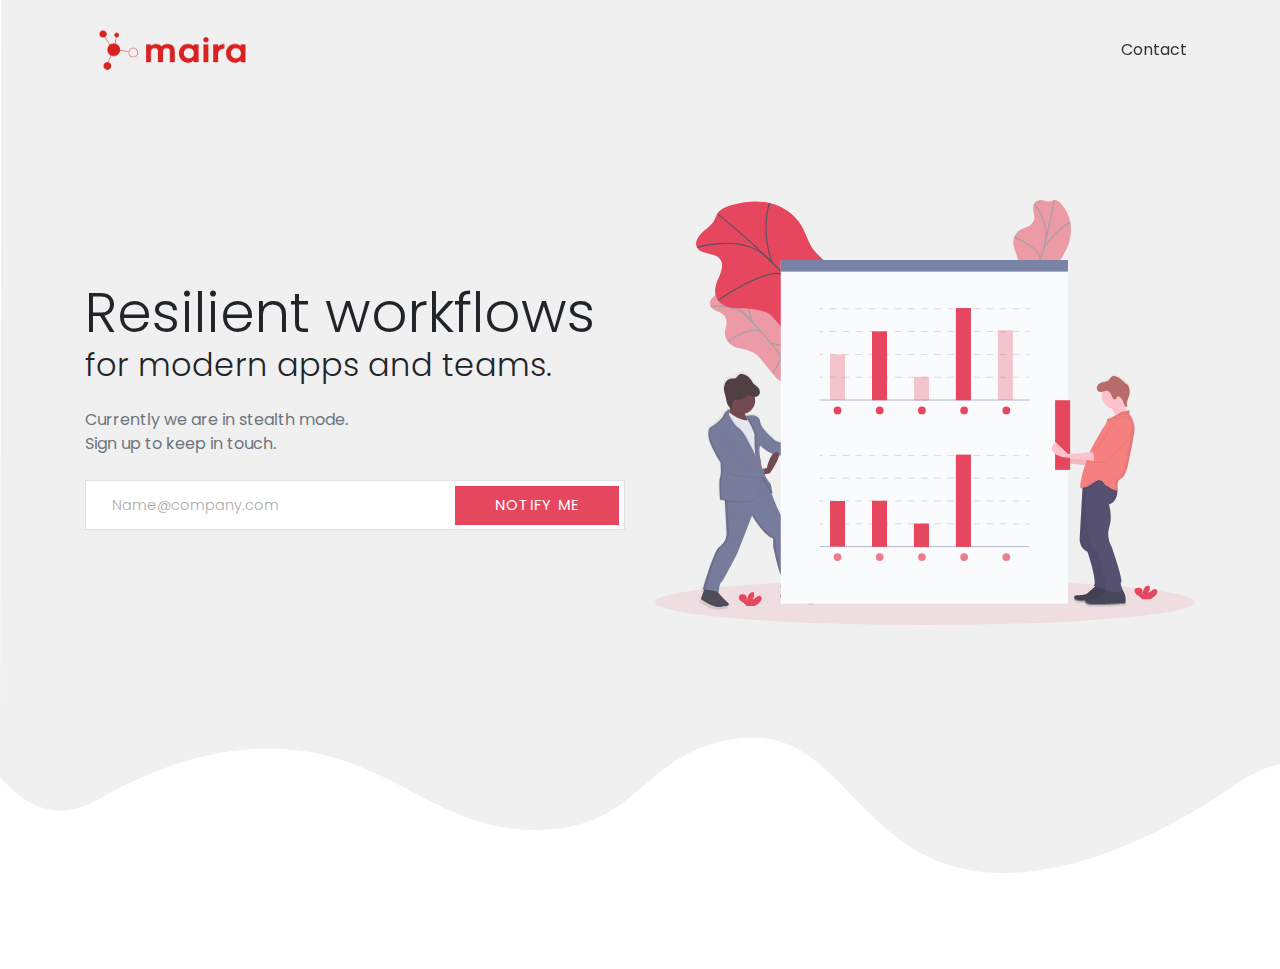
<file: index.html>
<!DOCTYPE html>
<html>
  <head>
<!-- Global site tag (gtag.js) - Google Analytics -->
<script async src="https://www.googletagmanager.com/gtag/js?id=UA-180954643-1"></script>
<script>
  window.dataLayer = window.dataLayer || [];
  function gtag(){dataLayer.push(arguments);}
  gtag('js', new Date());

  gtag('config', 'UA-180954643-1');
</script>

    <meta charset="utf-8">
    <meta http-equiv="X-UA-Compatible" content="IE=edge">
    <title>Maira</title>
    <meta property="og:site_name" content="Maira Inc">
    <meta property="og:title" content="Maira: redefining DevOps">
    <meta property="og:type" content="blog"/>
    <meta property="og:url" content="https://maira.io">
    <meta property="og:image" content="img/illustration-hero.svg">

    <meta name="description" content="Maira">
    <meta name="keywords" content="SRE, devops, automation, maira">
    <meta name="viewport" content="width=device-width, initial-scale=1">
    <meta name="robots" content="all,follow">
    <!-- Bootstrap CSS-->
    <link rel="stylesheet" href="vendor/bootstrap/css/bootstrap.min.css">
    <!-- Font Awesome CSS-->
    <link rel="stylesheet" href="vendor/font-awesome/css/font-awesome.min.css">
    <!-- Google fonts - Poppins-->
    <link rel="stylesheet" href="https://fonts.googleapis.com/css?family=Poppins:300,400,600">
    <!-- Lightbox-->
    <link rel="stylesheet" href="vendor/lightbox2/css/lightbox.css">
    <!-- Custom font icons-->
    <link rel="stylesheet" href="css/fontastic.css">
    <!-- theme stylesheet-->
    <link rel="stylesheet" href="css/style.default.css" id="theme-stylesheet">
    <!-- Custom stylesheet - for your changes-->
    <link rel="stylesheet" href="css/custom.css">
    <!-- Favicon-->
    <link rel="shortcut icon" href="img/maira-icon.png">
    <!-- Tweaks for older IEs--><!--[if lt IE 9]>
        <script src="https://oss.maxcdn.com/html5shiv/3.7.3/html5shiv.min.js"></script>
        <script src="https://oss.maxcdn.com/respond/1.4.2/respond.min.js"></script><![endif]-->
  </head>
  <body>
    <!-- navbar-->
    <header class="header">
      <nav class="navbar navbar-expand-lg fixed-top">
        <div class="container"><a href="./" class="navbar-brand"><img src="img/maira2.png" alt="" class="img-fluid"></a>
          <button type="button" data-toggle="collapse" data-target="#navbarSupportedContent" aria-controls="navbarSupportedContent" aria-expanded="false" aria-label="Toggle navigation" class="navbar-toggler navbar-toggler-right">Menu<i class="fa fa-bars ml-2"></i></button>
          <div id="navbarSupportedContent" class="collapse navbar-collapse">
            <ul class="navbar-nav ml-auto">
                  <!-- Link
                  <li class="nav-item"> <a href="index.html" class="nav-link active">Home</a></li>
-->
                  <!-- Link
                  <li class="nav-item"> <a href="faq.html" class="nav-link">FAQ</a></li>
-->
                  <!-- Link-->
                  <li class="nav-item"> <a href="mailto:hello@maira.io?subject=Hello%20there" class="nav-link">Contact</a></li>
                  <!-- Link
                  <li class="nav-item"> <a href="text.html" class="nav-link">Text Page</a></li>
-->
                  <!-- 
              <li class="nav-item dropdown"><a id="pages" href="#" data-toggle="dropdown" aria-haspopup="true" aria-expanded="false" class="nav-link dropdown-toggle">Dropdown</a>
                <div class="dropdown-menu"><a href="faq.html" class="dropdown-item">FAQ</a><a href="contact.html" class="dropdown-item">Contact</a><a href="text.html" class="dropdown-item">Text Page</a></div>
                  -->
              </li>
          </div>
        </div>
      </nav>
    </header>
    <!-- Login Modal-->
    <div id="login" tabindex="-1" role="dialog" aria-hidden="true" class="modal fade bd-example-modal-lg">
      <div role="document" class="modal-dialog modal-dialog-centered modal-lg">
        <div class="modal-content">
          <div class="modal-header border-bottom-0">
            <button type="button" data-dismiss="modal" aria-label="Close" class="close"><span aria-hidden="true">×</span></button>
          </div>
          <div class="modal-body p-4 p-lg-5">
            <form action="#" class="login-form text-left">
              <div class="form-group mb-4">
                <label>Email address</label>
                <input type="email" name="email" placeholder="name@company.com" class="form-control">
              </div>
              <div class="form-group mb-4">
                <label>Password</label>
                <input type="password" name="password" placeholder="Min 8 characters" class="form-control">
              </div>
              <div class="form-group">
                <input type="submit" value="Login" class="btn btn-primary">
              </div>
            </form>
          </div>
        </div>
      </div>
    </div>
    <!-- Hero Section-->
    <section class="hero">
      <div class="container mb-5">
        <div class="row align-items-center">
          <div class="col-lg-6">
              <h1 class="hero-heading mb-0">Resilient workflows</h1>
              <h2 class="hero-heading mb-0">for modern apps and teams.</h2>
            <div class="row">
              <div class="col-lg-10">
                  <p class="hr text-muted mt-4 mb-4">Currently we are in stealth mode.<br> Sign up to keep in touch. </p> 
              </div>
            </div>
            <!--
            <form action="#" class="subscription-form"> -->
<form action="https://sangamlabs.us17.list-manage.com/subscribe/post?u=1b1074895cc2746c1d74056f3&amp;id=f87db8413c" method="post" id="mc-embedded-s    ubscribe-form" name="mc-embedded-subscribe-form" class="subscription-form" target="_blank" novalidate>
              <div class="form-group">
        <!--        <input type="email" name="email"
            placeholder="Name@company.com" class="form-control"> -->
	<!-- <label for="mce-EMAIL">Email Address  <span class="asterisk">*</span> </label> -->
	<input type="email" value="" name="EMAIL" placeholder="Name@company.com" class="form-control" id="mce-EMAIL">
                <button type="submit" id = "mc-embedded-subscribe" class="btn btn-primary">Notify me</button>
              </div>
       <div id="mce-responses" class="clear">
		<div class="response" id="mce-error-response" style="display:none"></div>
		<div class="response" id="mce-success-response" style="display:none"></div>
       </div> 

       <div style="position: absolute; left: -5000px;" aria-hidden="true"><input type="text" name="b_5ca08bdee8be126631fc0ba9a_8a62730299" tabindex="-1" value=""></div>
       <!-- <div class="clear"><input type="submit" value="Subscribe" name="subscribe" id="mc-embedded-subscribe" class="button"></div> -->
            </form>



<div id="mc_embed_signup">
</div>

<!--End mc_embed_signup-->
          </div>
          <div class="col-lg-6"><img src="img/illustration-hero.svg" alt="..." class="hero-image img-fluid d-none d-lg-block"></div>
        </div>
      </div>
    </section>
          <div class="copyrights">
        <div class="container">
          <div class="row">
            <div class="col-lg-6 text-center text-lg-left">
                <!--
              <p class="copyrights-text mb-3 mb-lg-0">&copy; All rights reserved. Sangam Labs Inc </p>
                -->
            </div>
            <div class="col-lg-6 text-center text-lg-right">
              <ul class="list-inline social mb-0">
                <li class="list-inline-item"><a href="#" class="social-link"><i class="fa fa-facebook"></i></a><a href="#" class="social-link"><i class="fa fa-twitter"></i></a><a href="#" class="social-link"><i class="fa fa-youtube-play"></i></a><a href="#" class="social-link"><i class="fa fa-vimeo"></i></a><a href="#" class="social-link"><i class="fa fa-pinterest"></i></a></li>
              </ul>
            </div>
          </div>
        </div>
      </div>
    </footer>
    <!-- JavaScript files-->
    <script src="vendor/jquery/jquery.min.js"></script>
    <script src="vendor/bootstrap/js/bootstrap.bundle.min.js"></script>
    <script src="vendor/jquery.cookie/jquery.cookie.js"> </script>
    <script src="vendor/lightbox2/js/lightbox.js"></script>
    <script src="js/front.js"></script>
  </body>
</html>
</file>
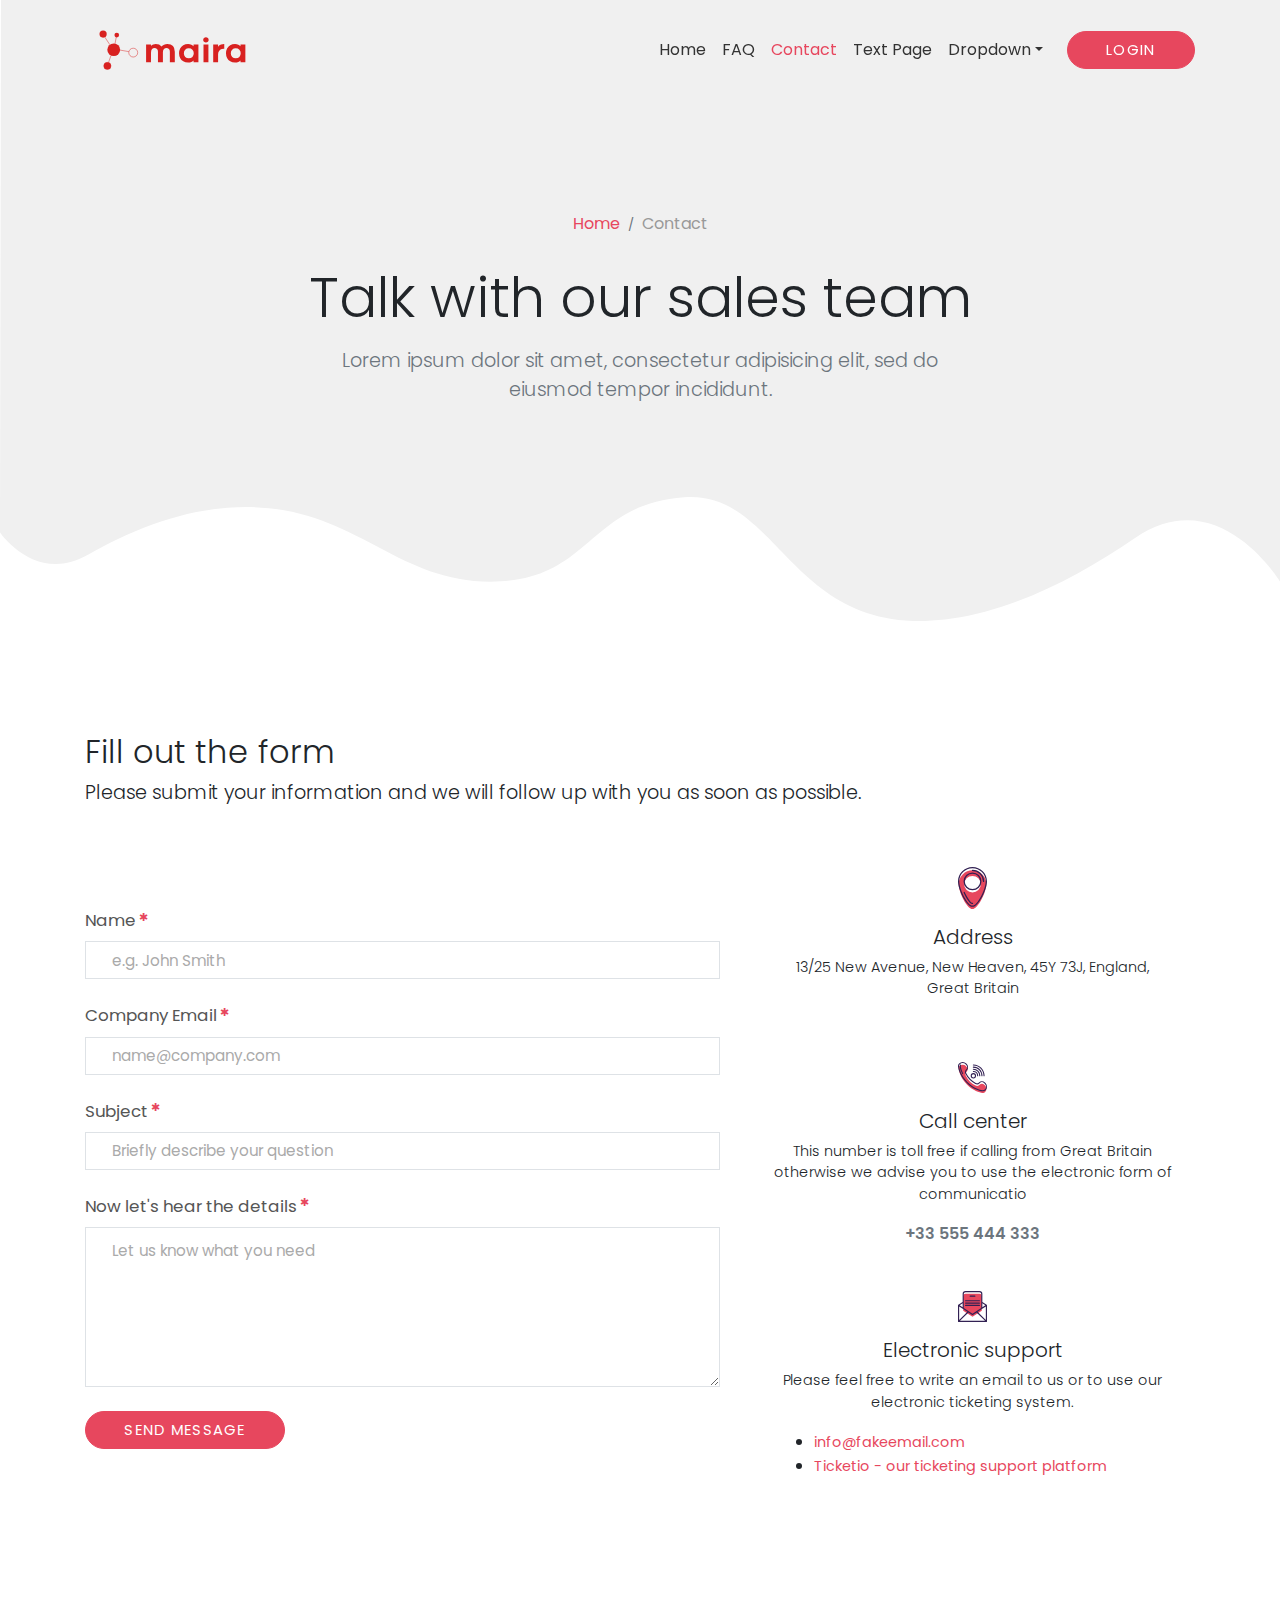
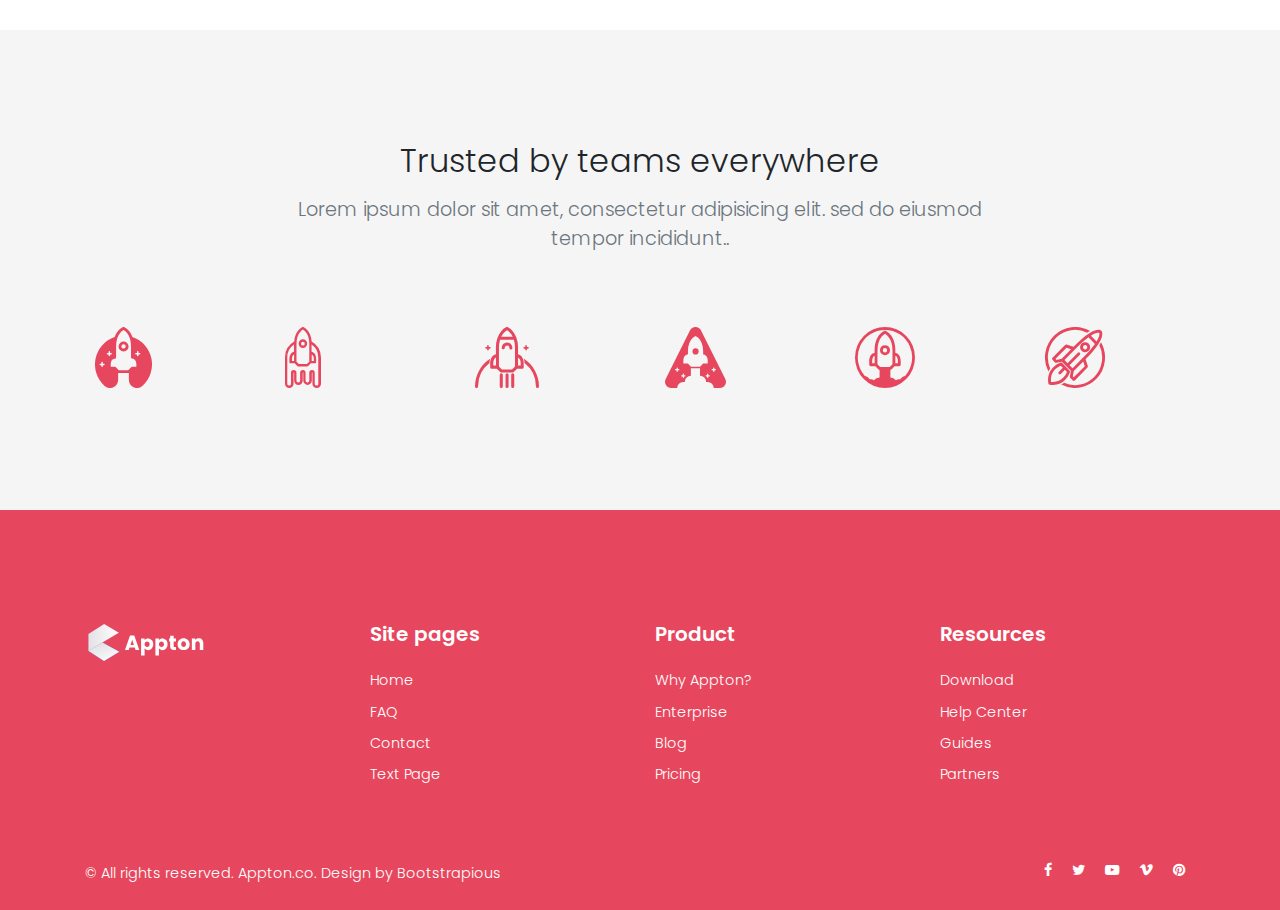
<file: contact.html>
<!DOCTYPE html>
<html>
  <head>
    <meta charset="utf-8">
    <meta http-equiv="X-UA-Compatible" content="IE=edge">
    <title>Appton - Bootstrap 4 Template</title>
    <meta name="description" content="">
    <meta name="viewport" content="width=device-width, initial-scale=1">
    <meta name="robots" content="all,follow">
    <!-- Bootstrap CSS-->
    <link rel="stylesheet" href="vendor/bootstrap/css/bootstrap.min.css">
    <!-- Font Awesome CSS-->
    <link rel="stylesheet" href="vendor/font-awesome/css/font-awesome.min.css">
    <!-- Google fonts - Poppins-->
    <link rel="stylesheet" href="https://fonts.googleapis.com/css?family=Poppins:300,400,600">
    <!-- Lightbox-->
    <link rel="stylesheet" href="vendor/lightbox2/css/lightbox.css">
    <!-- Custom font icons-->
    <link rel="stylesheet" href="css/fontastic.css">
    <!-- theme stylesheet-->
    <link rel="stylesheet" href="css/style.default.css" id="theme-stylesheet">
    <!-- Custom stylesheet - for your changes-->
    <link rel="stylesheet" href="css/custom.css">
    <!-- Favicon-->
    <link rel="shortcut icon" href="img/favicon.png">
    <!-- Tweaks for older IEs--><!--[if lt IE 9]>
        <script src="https://oss.maxcdn.com/html5shiv/3.7.3/html5shiv.min.js"></script>
        <script src="https://oss.maxcdn.com/respond/1.4.2/respond.min.js"></script><![endif]-->
  </head>
  <body>
    <!-- navbar-->
    <header class="header">
      <nav class="navbar navbar-expand-lg fixed-top">
        <div class="container"><a href="./" class="navbar-brand"><img src="img/logo2.svg" alt="" class="img-fluid"></a>
          <button type="button" data-toggle="collapse" data-target="#navbarSupportedContent" aria-controls="navbarSupportedContent" aria-expanded="false" aria-label="Toggle navigation" class="navbar-toggler navbar-toggler-right">Menu<i class="fa fa-bars ml-2"></i></button>
          <div id="navbarSupportedContent" class="collapse navbar-collapse">
            <ul class="navbar-nav ml-auto">
                  <!-- Link-->
                  <li class="nav-item"> <a href="index.html" class="nav-link">Home</a></li>
                  <!-- Link-->
                  <li class="nav-item"> <a href="faq.html" class="nav-link">FAQ</a></li>
                  <!-- Link-->
                  <li class="nav-item"> <a href="contact.html" class="nav-link active">Contact</a></li>
                  <!-- Link-->
                  <li class="nav-item"> <a href="text.html" class="nav-link">Text Page</a></li>
              <li class="nav-item dropdown"><a id="pages" href="#" data-toggle="dropdown" aria-haspopup="true" aria-expanded="false" class="nav-link dropdown-toggle">Dropdown</a>
                <div class="dropdown-menu"><a href="faq.html" class="dropdown-item">FAQ</a><a href="contact.html" class="dropdown-item">Contact</a><a href="text.html" class="dropdown-item">Text Page</a></div>
              </li>
            </ul><a href="#" data-toggle="modal" data-target="#login" class="btn btn-primary navbar-btn ml-0 ml-lg-3">Login </a>
          </div>
        </div>
      </nav>
    </header>
    <!-- Login Modal-->
    <div id="login" tabindex="-1" role="dialog" aria-hidden="true" class="modal fade bd-example-modal-lg">
      <div role="document" class="modal-dialog modal-dialog-centered modal-lg">
        <div class="modal-content">
          <div class="modal-header border-bottom-0">
            <button type="button" data-dismiss="modal" aria-label="Close" class="close"><span aria-hidden="true">×</span></button>
          </div>
          <div class="modal-body p-4 p-lg-5">
            <form action="#" class="login-form text-left">
              <div class="form-group mb-4">
                <label>Email address</label>
                <input type="email" name="email" placeholder="name@company.com" class="form-control">
              </div>
              <div class="form-group mb-4">
                <label>Password</label>
                <input type="password" name="password" placeholder="Min 8 characters" class="form-control">
              </div>
              <div class="form-group">
                <input type="submit" value="Login" class="btn btn-primary">
              </div>
            </form>
          </div>
        </div>
      </div>
    </div>
    <!-- Hero Section-->
    <section class="hero">
      <div class="container text-center">
        <!-- breadcrumb-->
        <nav aria-label="breadcrumb" class="d-flex justify-content-center">
          <ol class="breadcrumb">
            <li class="breadcrumb-item"><a href="index.html" class="animsition-link">Home</a></li>
            <li aria-current="page" class="breadcrumb-item active">Contact </li>
          </ol>
        </nav>
        <h1 class="hero-heading">Talk with our sales team</h1>
        <div class="row">
          <div class="col-lg-7 mx-auto">
            <p class="lead text-muted mt-2">Lorem ipsum dolor sit amet, consectetur adipisicing elit, sed do eiusmod tempor incididunt.</p>
          </div>
        </div>
      </div>
    </section>
    <!-- Contact Section-->
    <section>
      <div class="container">
        <header class="section-header">
          <h2 class="mb-2">Fill out the form</h2>
          <p class="lead">Please submit your information and we will follow up with you as soon as possible.</p>
        </header>
        <div class="row align-items-center mt-5">
          <div class="col-lg-7">
            <form action="#" class="contact-form text-left">
              <div class="form-group mb-4">
                <label>Name<sup class="text-primary">&#10033;</sup></label>
                <input type="text" name="name" placeholder="e.g. John Smith" class="form-control">
              </div>
              <div class="form-group mb-4">
                <label>Company Email<sup class="text-primary">&#10033;</sup></label>
                <input type="text" name="email" placeholder="name@company.com" class="form-control">
              </div>
              <div class="form-group mb-4">
                <label>Subject<sup class="text-primary">&#10033;</sup></label>
                <input type="text" name="subject" placeholder="Briefly describe your question" class="form-control">
              </div>
              <div class="form-group mb-4">
                <label>Now let's hear the details<sup class="text-primary">&#10033;</sup></label>
                <textarea name="message" placeholder="Let us know what you need" class="form-control"></textarea>
              </div>
              <div class="form-group">
                <input type="submit" value="Send message" class="btn btn-primary">
              </div>
            </form>
          </div>
          <div class="col-lg-5 contact-details mt-5 mt-lg-0">
            <div class="box">
              <div class="icon d-flex align-items-end"><img src="img/placeholder.svg" alt="" class="img-fluid"></div>
              <h5>Address</h5>
              <p class="text-small font-weight-light">13/25 New Avenue, New Heaven, 45Y 73J, England, Great Britain</p>
            </div>
            <div class="box">
              <div class="icon d-flex align-items-end"><img src="img/technology.svg" alt="" class="img-fluid"></div>
              <h5>Call center</h5>
              <p class="text-small font-weight-light">This number is toll free if calling from Great Britain otherwise we advise you to use the electronic form of communicatio</p><strong class="text-muted">+33 555 444 333</strong>
            </div>
            <div class="box">
              <div class="icon d-flex align-items-end"><img src="img/multimedia.svg" alt="" class="img-fluid"></div>
              <h5>Electronic support</h5>
              <p class="text-small font-weight-light">Please feel free to write an email to us or to use our electronic ticketing system.</p>
              <ul class="text-left">
                <li><a href="mailto:info@fakeemail.com" class="text-small">info@fakeemail.com</a></li>
                <li><a href="#" class="text-small">Ticketio - our ticketing support platform </a></li>
              </ul>
            </div>
          </div>
        </div>
      </div>
    </section>
    <!-- CLients Section-->
    <section class="bg-gray">
      <div class="container">
        <div class="text-center">
          <h2>Trusted by teams everywhere</h2>
          <div class="row">
            <div class="col-lg-8 mx-auto">
              <p class="lead text-muted mt-2">Lorem ipsum dolor sit amet, consectetur adipisicing elit. sed do eiusmod tempor incididunt..</p>
            </div>
          </div>
        </div>
        <div class="clients mt-5">
          <div class="row">
            <div class="col-lg-2"><img src="img/client-1.svg" alt="" class="client-image img-fluid"></div>
            <div class="col-lg-2"><img src="img/client-2.svg" alt="" class="client-image img-fluid"></div>
            <div class="col-lg-2"><img src="img/client-3.svg" alt="" class="client-image img-fluid"></div>
            <div class="col-lg-2"><img src="img/client-4.svg" alt="" class="client-image img-fluid"></div>
            <div class="col-lg-2"><img src="img/client-5.svg" alt="" class="client-image img-fluid"></div>
            <div class="col-lg-2"><img src="img/client-6.svg" alt="" class="client-image img-fluid"></div>
          </div>
        </div>
      </div>
    </section>
    <footer class="main-footer">
      <div class="container">
        <div class="row">
          <div class="col-lg-3 mb-5 mb-lg-0">
            <div class="footer-logo"><img src="img/logo-footer.svg" alt="..." class="img-fluid"></div>
          </div>
          <div class="col-lg-3 mb-5 mb-lg-0">
            <h5 class="footer-heading">Site pages</h5>
            <ul class="list-unstyled">
              <li> <a href="index.html" class="footer-link">Home</a></li>
              <li> <a href="faq.html" class="footer-link">FAQ</a></li>
              <li> <a href="contact.html" class="footer-link">Contact</a></li>
              <li> <a href="text.html" class="footer-link">Text Page</a></li>
            </ul>
          </div>
          <div class="col-lg-3 mb-5 mb-lg-0">
            <h5 class="footer-heading">Product</h5>
            <ul class="list-unstyled">
              <li> <a href="#" class="footer-link">Why Appton?</a></li>
              <li> <a href="#" class="footer-link">Enterprise</a></li>
              <li> <a href="#" class="footer-link">Blog</a></li>
              <li> <a href="#" class="footer-link">Pricing</a></li>
            </ul>
          </div>
          <div class="col-lg-3">
            <h5 class="footer-heading">Resources</h5>
            <ul class="list-unstyled">
              <li> <a href="#" class="footer-link">Download</a></li>
              <li> <a href="#" class="footer-link">Help Center</a></li>
              <li> <a href="#" class="footer-link">Guides</a></li>
              <li> <a href="#" class="footer-link">Partners</a></li>
            </ul>
          </div>
        </div>
      </div>
      <div class="copyrights">
        <div class="container">
          <div class="row">
            <div class="col-lg-6 text-center text-lg-left">
              <p class="copyrights-text mb-3 mb-lg-0">&copy; All rights reserved. Appton.co. Design by <a href="https://bootstrapious.com/p/big-bootstrap-tutorial" class="external footer-link">Bootstrapious </a></p>
              <!-- If you want to remove the backlink, please purchase a license for this template @ https://bootstrapious.com/attribution-free-license. Big thanks!-->
              
            </div>
            <div class="col-lg-6 text-center text-lg-right">
              <ul class="list-inline social mb-0">
                <li class="list-inline-item"><a href="#" class="social-link"><i class="fa fa-facebook"></i></a><a href="#" class="social-link"><i class="fa fa-twitter"></i></a><a href="#" class="social-link"><i class="fa fa-youtube-play"></i></a><a href="#" class="social-link"><i class="fa fa-vimeo"></i></a><a href="#" class="social-link"><i class="fa fa-pinterest"></i></a></li>
              </ul>
            </div>
          </div>
        </div>
      </div>
    </footer>
    <!-- JavaScript files-->
    <script src="vendor/jquery/jquery.min.js"></script>
    <script src="vendor/bootstrap/js/bootstrap.bundle.min.js"></script>
    <script src="vendor/jquery.cookie/jquery.cookie.js"> </script>
    <script src="vendor/lightbox2/js/lightbox.js"></script>
    <script src="js/front.js"></script>
  </body>
</html>
</file>
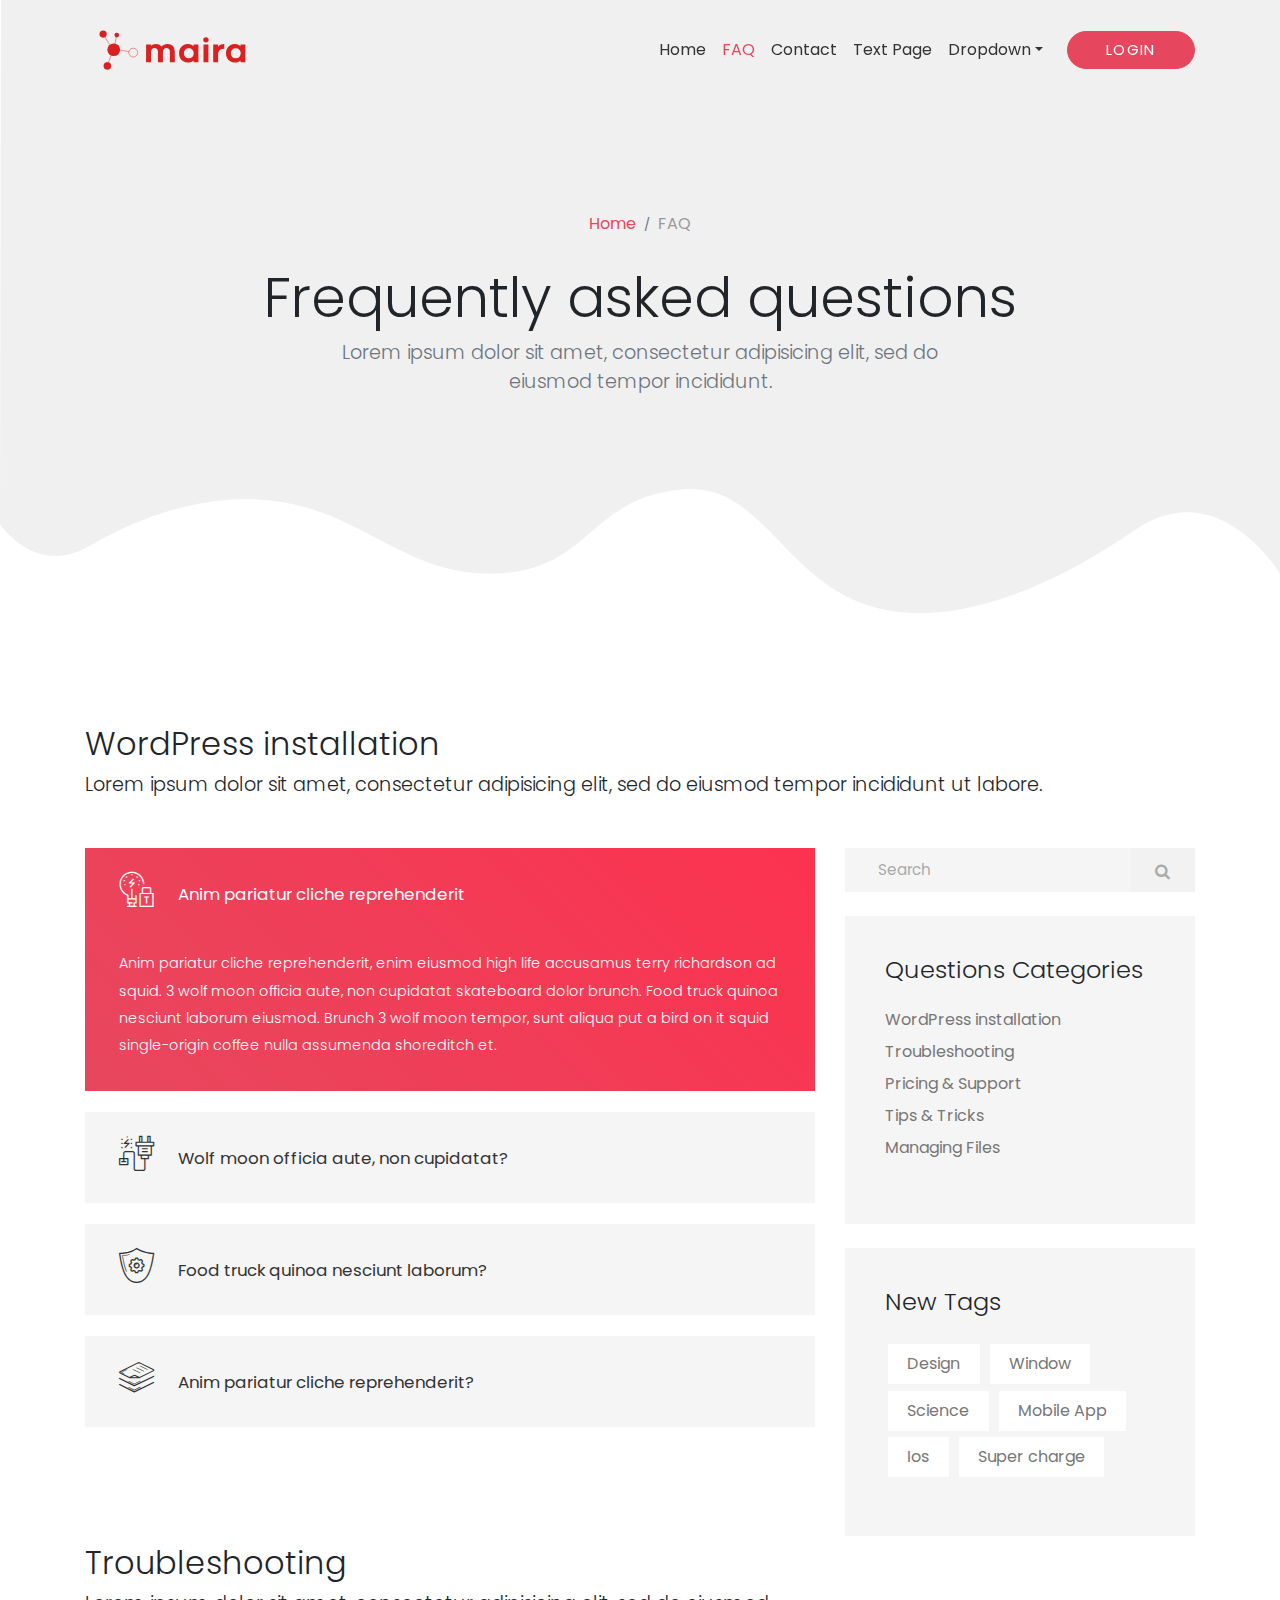
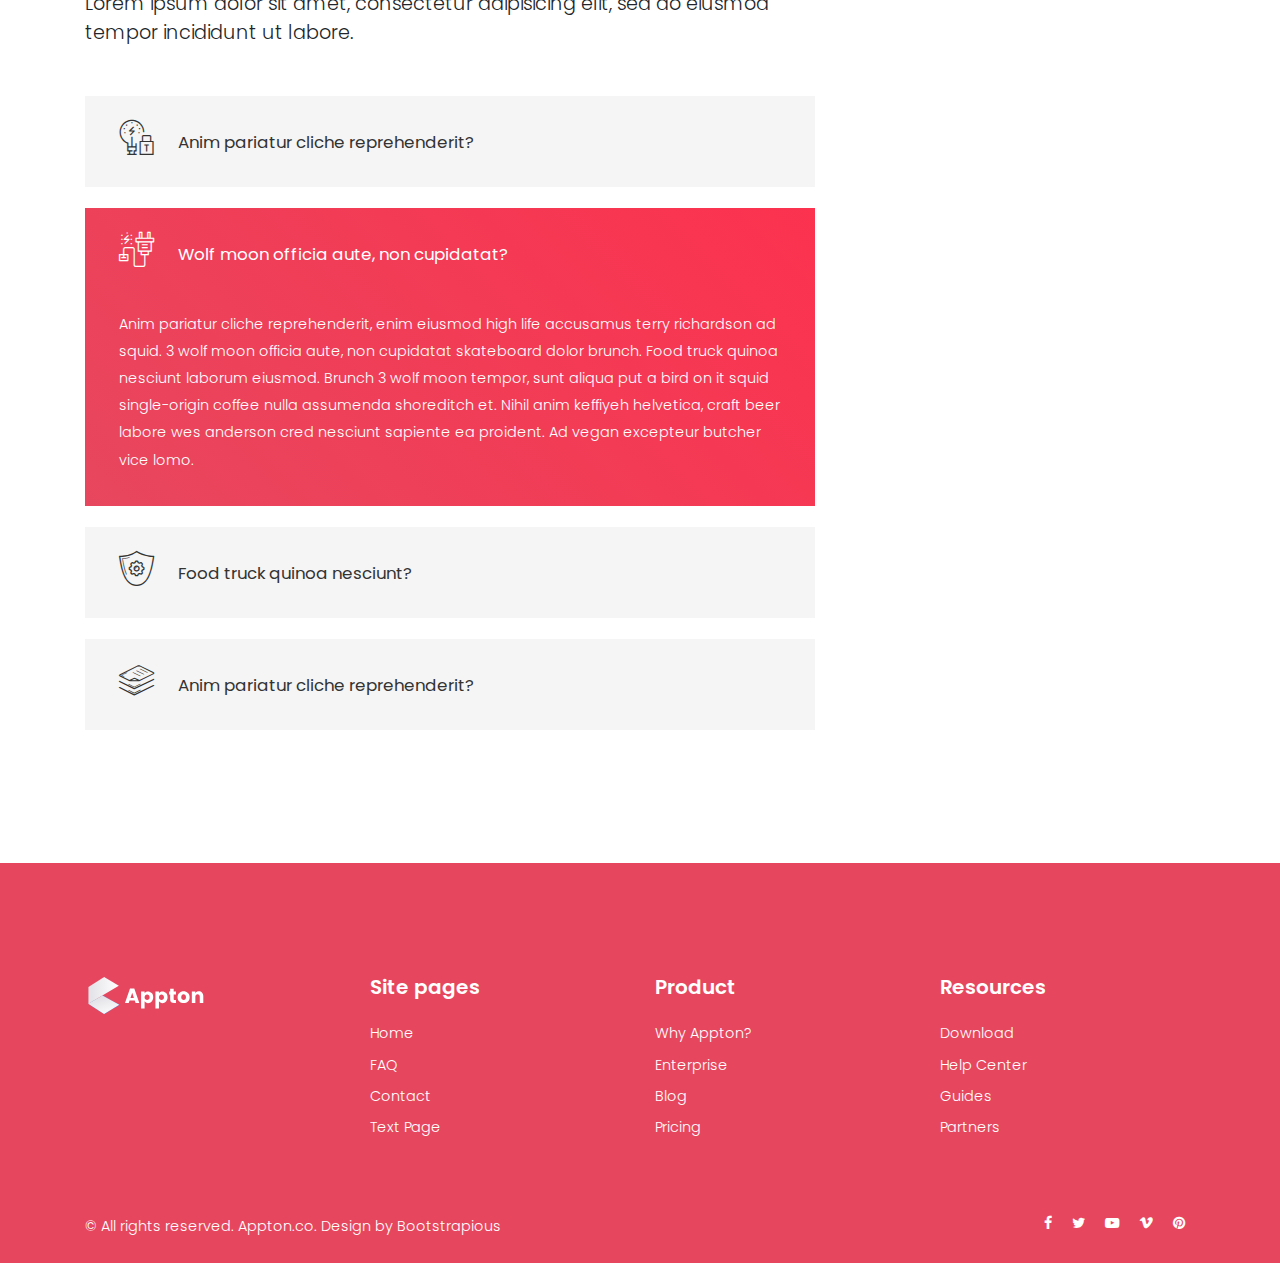
<file: faq.html>
<!DOCTYPE html>
<html>
  <head>
    <meta charset="utf-8">
    <meta http-equiv="X-UA-Compatible" content="IE=edge">
    <title>Appton - Bootstrap 4 Template</title>
    <meta name="description" content="">
    <meta name="viewport" content="width=device-width, initial-scale=1">
    <meta name="robots" content="all,follow">
    <!-- Bootstrap CSS-->
    <link rel="stylesheet" href="vendor/bootstrap/css/bootstrap.min.css">
    <!-- Font Awesome CSS-->
    <link rel="stylesheet" href="vendor/font-awesome/css/font-awesome.min.css">
    <!-- Google fonts - Poppins-->
    <link rel="stylesheet" href="https://fonts.googleapis.com/css?family=Poppins:300,400,600">
    <!-- Lightbox-->
    <link rel="stylesheet" href="vendor/lightbox2/css/lightbox.css">
    <!-- Custom font icons-->
    <link rel="stylesheet" href="css/fontastic.css">
    <!-- theme stylesheet-->
    <link rel="stylesheet" href="css/style.default.css" id="theme-stylesheet">
    <!-- Custom stylesheet - for your changes-->
    <link rel="stylesheet" href="css/custom.css">
    <!-- Favicon-->
    <link rel="shortcut icon" href="img/favicon.png">
    <!-- Tweaks for older IEs--><!--[if lt IE 9]>
        <script src="https://oss.maxcdn.com/html5shiv/3.7.3/html5shiv.min.js"></script>
        <script src="https://oss.maxcdn.com/respond/1.4.2/respond.min.js"></script><![endif]-->
  </head>
  <body>
    <!-- navbar-->
    <header class="header">
      <nav class="navbar navbar-expand-lg fixed-top">
        <div class="container"><a href="./" class="navbar-brand"><img src="img/logo2.svg" alt="" class="img-fluid"></a>
          <button type="button" data-toggle="collapse" data-target="#navbarSupportedContent" aria-controls="navbarSupportedContent" aria-expanded="false" aria-label="Toggle navigation" class="navbar-toggler navbar-toggler-right">Menu<i class="fa fa-bars ml-2"></i></button>
          <div id="navbarSupportedContent" class="collapse navbar-collapse">
            <ul class="navbar-nav ml-auto">
                  <!-- Link-->
                  <li class="nav-item"> <a href="index.html" class="nav-link">Home</a></li>
                  <!-- Link-->
                  <li class="nav-item"> <a href="faq.html" class="nav-link active">FAQ</a></li>
                  <!-- Link-->
                  <li class="nav-item"> <a href="contact.html" class="nav-link">Contact</a></li>
                  <!-- Link-->
                  <li class="nav-item"> <a href="text.html" class="nav-link">Text Page</a></li>
              <li class="nav-item dropdown"><a id="pages" href="#" data-toggle="dropdown" aria-haspopup="true" aria-expanded="false" class="nav-link dropdown-toggle">Dropdown</a>
                <div class="dropdown-menu"><a href="faq.html" class="dropdown-item">FAQ</a><a href="contact.html" class="dropdown-item">Contact</a><a href="text.html" class="dropdown-item">Text Page</a></div>
              </li>
            </ul><a href="#" data-toggle="modal" data-target="#login" class="btn btn-primary navbar-btn ml-0 ml-lg-3">Login </a>
          </div>
        </div>
      </nav>
    </header>
    <!-- Login Modal-->
    <div id="login" tabindex="-1" role="dialog" aria-hidden="true" class="modal fade bd-example-modal-lg">
      <div role="document" class="modal-dialog modal-dialog-centered modal-lg">
        <div class="modal-content">
          <div class="modal-header border-bottom-0">
            <button type="button" data-dismiss="modal" aria-label="Close" class="close"><span aria-hidden="true">×</span></button>
          </div>
          <div class="modal-body p-4 p-lg-5">
            <form action="#" class="login-form text-left">
              <div class="form-group mb-4">
                <label>Email address</label>
                <input type="email" name="email" placeholder="name@company.com" class="form-control">
              </div>
              <div class="form-group mb-4">
                <label>Password</label>
                <input type="password" name="password" placeholder="Min 8 characters" class="form-control">
              </div>
              <div class="form-group">
                <input type="submit" value="Login" class="btn btn-primary">
              </div>
            </form>
          </div>
        </div>
      </div>
    </div>
    <!-- Hero Section-->
    <section class="hero">
      <div class="container text-center">
        <!-- breadcrumb-->
        <nav aria-label="breadcrumb" class="d-flex justify-content-center">
          <ol class="breadcrumb">
            <li class="breadcrumb-item"><a href="index.html" class="animsition-link">Home</a></li>
            <li aria-current="page" class="breadcrumb-item active">FAQ </li>
          </ol>
        </nav>
        <h1 class="hero-heading">Frequently asked questions</h1>
        <div class="row">
          <div class="col-lg-7 mx-auto">
            <p class="lead text-muted">Lorem ipsum dolor sit amet, consectetur adipisicing elit, sed do eiusmod tempor incididunt.</p>
          </div>
        </div>
      </div>
    </section>
    <!-- FAQ Section-->
    <section>
      <div class="container">
        <!-- wordPress installation-->
        <header class="section header mb-5">
          <h2>WordPress installation</h2>
          <p class="lead">Lorem ipsum dolor sit amet, consectetur adipisicing elit, sed do eiusmod tempor incididunt ut labore.</p>
        </header>
        <div class="row"> 
          <div class="col-lg-8">   
            <div id="accordion" class="faq accordion accordion-custom pb-5">
              <!-- question-->
              <div class="card">
                <div id="headingOne" class="card-header">
                  <h4 class="mb-0 accordion-heading">
                    <button data-toggle="collapse" data-target="#collapseOne" aria-expanded="true" aria-controls="collapseOne" class="d-flex align-items-center"><i class="icon-light-bulb"></i><span>Anim pariatur cliche reprehenderit</span></button>
                  </h4>
                </div>
                <div id="collapseOne" aria-labelledby="headingOne" data-parent="#accordion" class="collapse show">
                  <div class="card-body">Anim pariatur cliche reprehenderit, enim eiusmod high life accusamus terry richardson ad squid. 3 wolf moon officia aute, non cupidatat skateboard dolor brunch. Food truck quinoa nesciunt laborum eiusmod. Brunch 3 wolf moon tempor, sunt aliqua put a bird on it squid single-origin coffee nulla assumenda shoreditch et.</div>
                </div>
              </div>
              <!-- question        -->
              <div class="card">
                <div id="headingTwo" class="card-header">
                  <h4 class="mb-0 accordion-heading">
                    <button data-toggle="collapse" data-target="#collapseTwo" aria-expanded="false" aria-controls="collapseTwo" class="d-flex align-items-center collapsed"><i class="icon-plug"></i><span> Wolf moon officia aute, non cupidatat?</span></button>
                  </h4>
                </div>
                <div id="collapseTwo" aria-labelledby="headingTwo" data-parent="#accordion" class="collapse">
                  <div class="card-body">Anim pariatur cliche reprehenderit, enim eiusmod high life accusamus terry richardson ad squid. 3 wolf moon officia aute, non cupidatat skateboard dolor brunch. Food truck quinoa nesciunt laborum eiusmod. Brunch 3 wolf moon tempor, sunt aliqua put a bird on it squid single-origin coffee nulla assumenda shoreditch et. Nihil anim keffiyeh helvetica, craft beer labore wes anderson cred nesciunt sapiente ea proident. Ad vegan excepteur butcher vice lomo.</div>
                </div>
              </div>
              <!-- question-->
              <div class="card">
                <div id="headingThree" class="card-header">
                  <h4 class="mb-0 accordion-heading">
                    <button data-toggle="collapse" data-target="#collapseThree" aria-expanded="false" aria-controls="collapseThree" class="d-flex align-items-center collapsed"><i class="icon-shield-settings"></i><span>Food truck quinoa nesciunt laborum?</span></button>
                  </h4>
                </div>
                <div id="collapseThree" aria-labelledby="headingThree" data-parent="#accordion" class="collapse">
                  <div class="card-body">Anim pariatur cliche reprehenderit, enim eiusmod high life accusamus terry richardson ad squid. 3 wolf moon officia aute, non cupidatat skateboard dolor brunch. Food truck quinoa nesciunt laborum eiusmod. Brunch 3 wolf moon tempor, sunt aliqua put a bird on it squid single-origin coffee nulla assumenda shoreditch et. Nihil anim keffiyeh helvetica, craft beer labore wes anderson cred nesciunt sapiente ea proident. Ad vegan excepteur butcher vice lomo.</div>
                </div>
              </div>
              <!-- question            -->
              <div class="card">
                <div id="headingFour" class="card-header">
                  <h4 class="mb-0 accordion-heading">
                    <button data-toggle="collapse" data-target="#collapseFour" aria-expanded="false" aria-controls="collapseFour" class="d-flex align-items-center collapsed"><i class="icon-stack-of-sheets"></i><span>Anim pariatur cliche reprehenderit?</span></button>
                  </h4>
                </div>
                <div id="collapseFour" aria-labelledby="headingFour" data-parent="#accordion" class="collapse">
                  <div class="card-body">Anim pariatur cliche reprehenderit, enim eiusmod high life accusamus terry richardson ad squid. 3 wolf moon officia aute, non cupidatat skateboard dolor brunch. Food truck quinoa nesciunt laborum eiusmod. Brunch 3 wolf moon tempor, sunt aliqua put a bird on it squid single-origin coffee nulla assumenda shoreditch et. Nihil anim keffiyeh helvetica, craft beer labore wes anderson cred nesciunt sapiente ea proident. Ad vegan excepteur butcher vice lomo. Leggings occaecat craft beer farm-to-table, raw denim aesthetic synth nesciunt you probably haven't heard of them accusamus labore sustainable VHS.</div>
                </div>
              </div>
            </div>
            <!-- troubleshooting-->
            <header class="section-header text-left mb-5 mt-5">
              <h2 class="mt-5">Troubleshooting</h2>
              <p class="lead">Lorem ipsum dolor sit amet, consectetur adipisicing elit, sed do eiusmod tempor incididunt ut labore.</p>
            </header>
            <div id="accordion2" class="faq accordion accordion-custom">
              <!-- question-->
              <div class="card">
                <div id="headingOneAlt" class="card-header">
                  <h4 class="mb-0 accordion-heading">
                    <button data-toggle="collapse" data-target="#collapseOneAlt" aria-expanded="false" aria-controls="collapseOneAlt" class="d-flex align-items-center"><i class="icon-light-bulb"></i><span>Anim pariatur cliche reprehenderit?</span></button>
                  </h4>
                </div>
                <div id="collapseOneAlt" aria-labelledby="headingOneAlt" data-parent="#accordion2" class="collapse">
                  <div class="card-body">Anim pariatur cliche reprehenderit, enim eiusmod high life accusamus terry richardson ad squid. 3 wolf moon officia aute, non cupidatat skateboard dolor brunch. Food truck quinoa nesciunt laborum eiusmod. Brunch 3 wolf moon tempor, sunt aliqua put a bird on it squid single-origin coffee nulla assumenda shoreditch et. Nihil anim keffiyeh helvetica, craft beer labore wes anderson cred nesciunt sapiente ea proident. Ad vegan excepteur butcher vice lomo.</div>
                </div>
              </div>
              <!-- question-->
              <div class="card">
                <div id="headingTwoAlt" class="card-header">
                  <h4 class="mb-0 accordion-heading">
                    <button data-toggle="collapse" data-target="#collapseTwoAlt" aria-expanded="true" aria-controls="collapseTwoAlt" class="d-flex align-items-center collapsed"><i class="icon-plug"></i><span> Wolf moon officia aute, non cupidatat?</span></button>
                  </h4>
                </div>
                <div id="collapseTwoAlt" aria-labelledby="headingTwoAlt" data-parent="#accordion2" class="collapse show">
                  <div class="card-body">Anim pariatur cliche reprehenderit, enim eiusmod high life accusamus terry richardson ad squid. 3 wolf moon officia aute, non cupidatat skateboard dolor brunch. Food truck quinoa nesciunt laborum eiusmod. Brunch 3 wolf moon tempor, sunt aliqua put a bird on it squid single-origin coffee nulla assumenda shoreditch et. Nihil anim keffiyeh helvetica, craft beer labore wes anderson cred nesciunt sapiente ea proident. Ad vegan excepteur butcher vice lomo.</div>
                </div>
              </div>
              <!-- question-->
              <div class="card">
                <div id="headingThreeAlt" class="card-header">
                  <h4 class="mb-0 accordion-heading">
                    <button data-toggle="collapse" data-target="#collapseThreeAlt" aria-expanded="false" aria-controls="collapseThreeAlt" class="d-flex align-items-center collapsed"><i class="icon-shield-settings"></i><span>Food truck quinoa nesciunt?</span></button>
                  </h4>
                </div>
                <div id="collapseThreeAlt" aria-labelledby="headingThreeAlt" data-parent="#accordion2" class="collapse">
                  <div class="card-body">Anim pariatur cliche reprehenderit, enim eiusmod high life accusamus terry richardson ad squid. 3 wolf moon officia aute, non cupidatat skateboard dolor brunch. Food truck quinoa nesciunt laborum eiusmod. Brunch 3 wolf moon tempor, sunt aliqua put a bird on it squid single-origin coffee nulla assumenda shoreditch et. Nihil anim keffiyeh helvetica, craft beer labore wes anderson cred nesciunt sapiente ea proident. Ad vegan excepteur butcher vice lomo.</div>
                </div>
              </div>
              <!-- question-->
              <div class="card">
                <div id="headingFourAlt" class="card-header">
                  <h4 class="mb-0 accordion-heading">
                    <button data-toggle="collapse" data-target="#collapseFourAlt" aria-expanded="false" aria-controls="collapseFourAlt" class="d-flex align-items-center collapsed"><i class="icon-stack-of-sheets"></i><span>Anim pariatur cliche reprehenderit?</span></button>
                  </h4>
                </div>
                <div id="collapseFourAlt" aria-labelledby="headingFourAlt" data-parent="#accordion2" class="collapse">
                  <div class="card-body">Anim pariatur cliche reprehenderit, enim eiusmod high life accusamus terry richardson ad squid. 3 wolf moon officia aute, non cupidatat skateboard dolor brunch. Food truck quinoa nesciunt laborum eiusmod. Brunch 3 wolf moon tempor, sunt aliqua put a bird on it squid single-origin coffee nulla assumenda shoreditch et. Nihil anim keffiyeh helvetica, craft beer labore wes anderson cred nesciunt sapiente ea proident. Ad vegan excepteur butcher vice lomo</div>
                </div>
              </div>
            </div>
          </div>
          <!-- sidebar-->
          <aside class="sidebar col-lg-4 mt-5 mt-lg-0">
            <div class="search mb-4">
              <form action="#" class="search-form">
                <div class="form-group">
                  <input type="search" name="search" placeholder="Search" class="form-control">
                  <button type="submit"> <i class="fa fa-search"></i></button>
                </div>
              </form>
            </div>
            <div class="sidebar-widget mb-4">
              <h4 class="sidebar-widget-heading">Questions Categories</h4>
              <ul class="list-unstyled pl-0 mt-4">
                <li> <a href="#" class="categories-link">WordPress installation</a></li>
                <li><a href="#" class="categories-link">Troubleshooting</a></li>
                <li><a href="#" class="categories-link">Pricing &amp; Support</a></li>
                <li><a href="#" class="categories-link">Tips &amp; Tricks</a></li>
                <li><a href="#" class="categories-link">Managing Files</a></li>
              </ul>
            </div>
            <div class="sidebar-widget">
              <h4 class="sidebar-widget-heading">New Tags</h4>
              <ul class="list-inline pl-0 mt-4">
                <li class="list-inline-item mr-0"><a href="#" class="tag-link">Design</a></li>
                <li class="list-inline-item mr-0"><a href="#" class="tag-link">Window</a></li>
                <li class="list-inline-item mr-0"><a href="#" class="tag-link">Science</a></li>
                <li class="list-inline-item mr-0"><a href="#" class="tag-link">Mobile App</a></li>
                <li class="list-inline-item mr-0"><a href="#" class="tag-link">Ios</a></li>
                <li class="list-inline-item mr-0"><a href="#" class="tag-link">Super charge</a></li>
              </ul>
            </div>
          </aside>
        </div>
      </div>
    </section>
    <footer class="main-footer">
      <div class="container">
        <div class="row">
          <div class="col-lg-3 mb-5 mb-lg-0">
            <div class="footer-logo"><img src="img/logo-footer.svg" alt="..." class="img-fluid"></div>
          </div>
          <div class="col-lg-3 mb-5 mb-lg-0">
            <h5 class="footer-heading">Site pages</h5>
            <ul class="list-unstyled">
              <li> <a href="index.html" class="footer-link">Home</a></li>
              <li> <a href="faq.html" class="footer-link">FAQ</a></li>
              <li> <a href="contact.html" class="footer-link">Contact</a></li>
              <li> <a href="text.html" class="footer-link">Text Page</a></li>
            </ul>
          </div>
          <div class="col-lg-3 mb-5 mb-lg-0">
            <h5 class="footer-heading">Product</h5>
            <ul class="list-unstyled">
              <li> <a href="#" class="footer-link">Why Appton?</a></li>
              <li> <a href="#" class="footer-link">Enterprise</a></li>
              <li> <a href="#" class="footer-link">Blog</a></li>
              <li> <a href="#" class="footer-link">Pricing</a></li>
            </ul>
          </div>
          <div class="col-lg-3">
            <h5 class="footer-heading">Resources</h5>
            <ul class="list-unstyled">
              <li> <a href="#" class="footer-link">Download</a></li>
              <li> <a href="#" class="footer-link">Help Center</a></li>
              <li> <a href="#" class="footer-link">Guides</a></li>
              <li> <a href="#" class="footer-link">Partners</a></li>
            </ul>
          </div>
        </div>
      </div>
      <div class="copyrights">
        <div class="container">
          <div class="row">
            <div class="col-lg-6 text-center text-lg-left">
              <p class="copyrights-text mb-3 mb-lg-0">&copy; All rights reserved. Appton.co. Design by <a href="https://bootstrapious.com/p/big-bootstrap-tutorial" class="external footer-link">Bootstrapious </a></p>
              <!-- If you want to remove the backlink, please purchase a license for this template @ https://bootstrapious.com/attribution-free-license. Big thanks!-->
              
            </div>
            <div class="col-lg-6 text-center text-lg-right">
              <ul class="list-inline social mb-0">
                <li class="list-inline-item"><a href="#" class="social-link"><i class="fa fa-facebook"></i></a><a href="#" class="social-link"><i class="fa fa-twitter"></i></a><a href="#" class="social-link"><i class="fa fa-youtube-play"></i></a><a href="#" class="social-link"><i class="fa fa-vimeo"></i></a><a href="#" class="social-link"><i class="fa fa-pinterest"></i></a></li>
              </ul>
            </div>
          </div>
        </div>
      </div>
    </footer>
    <!-- JavaScript files-->
    <script src="vendor/jquery/jquery.min.js"></script>
    <script src="vendor/bootstrap/js/bootstrap.bundle.min.js"></script>
    <script src="vendor/jquery.cookie/jquery.cookie.js"> </script>
    <script src="vendor/lightbox2/js/lightbox.js"></script>
    <script src="js/front.js"></script>
  </body>
</html>
</file>
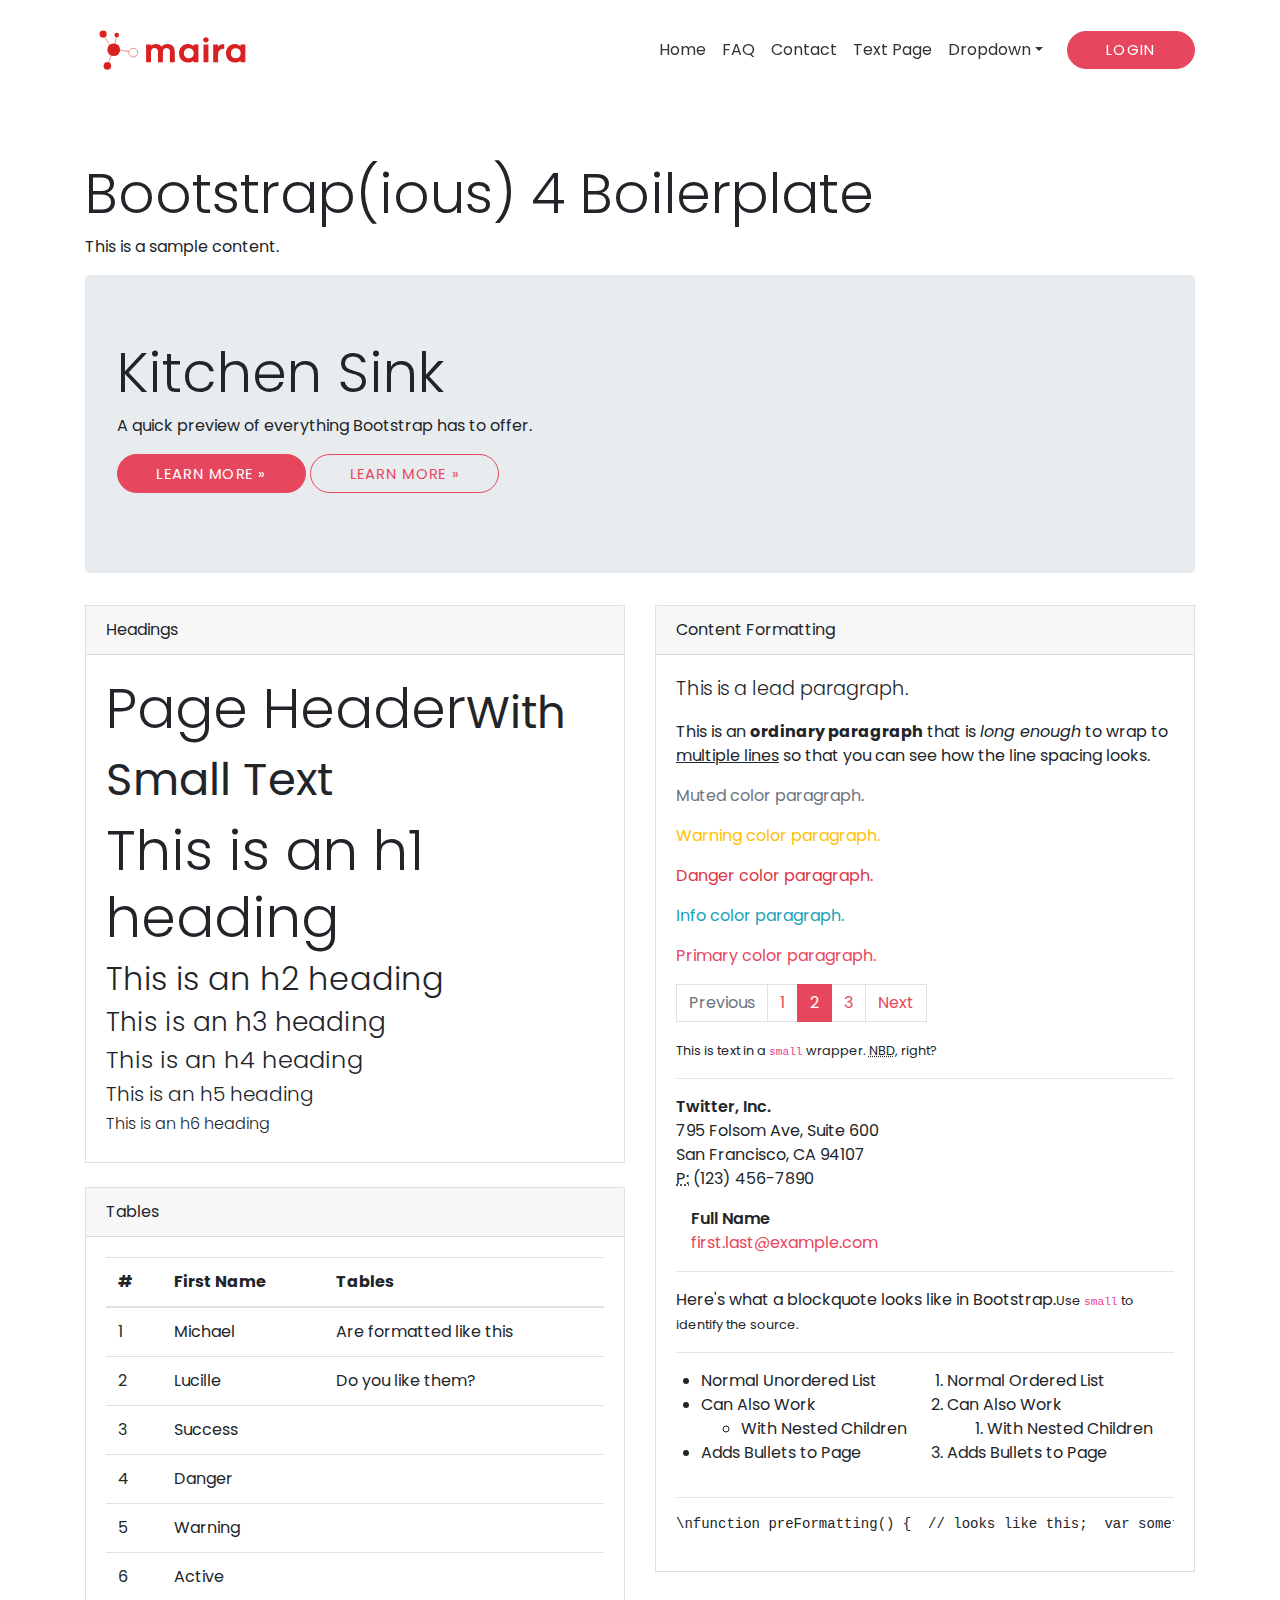
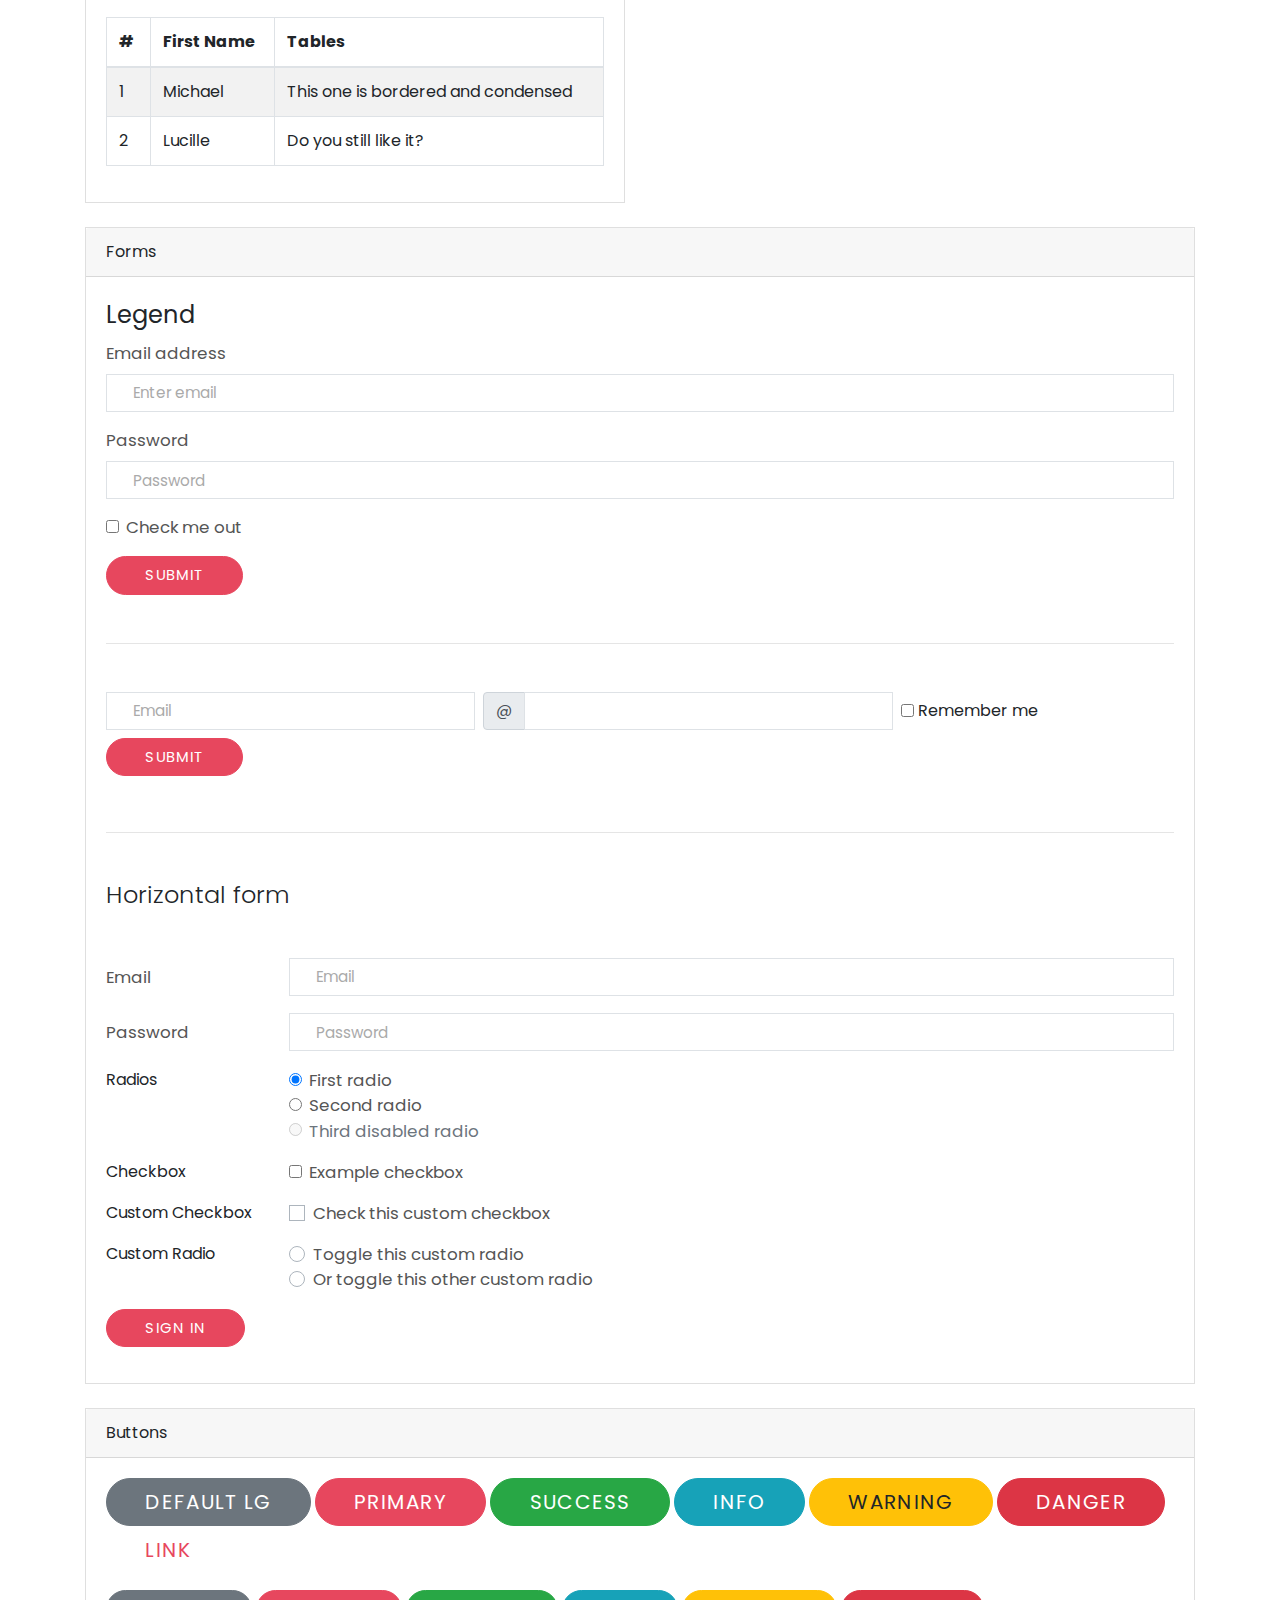
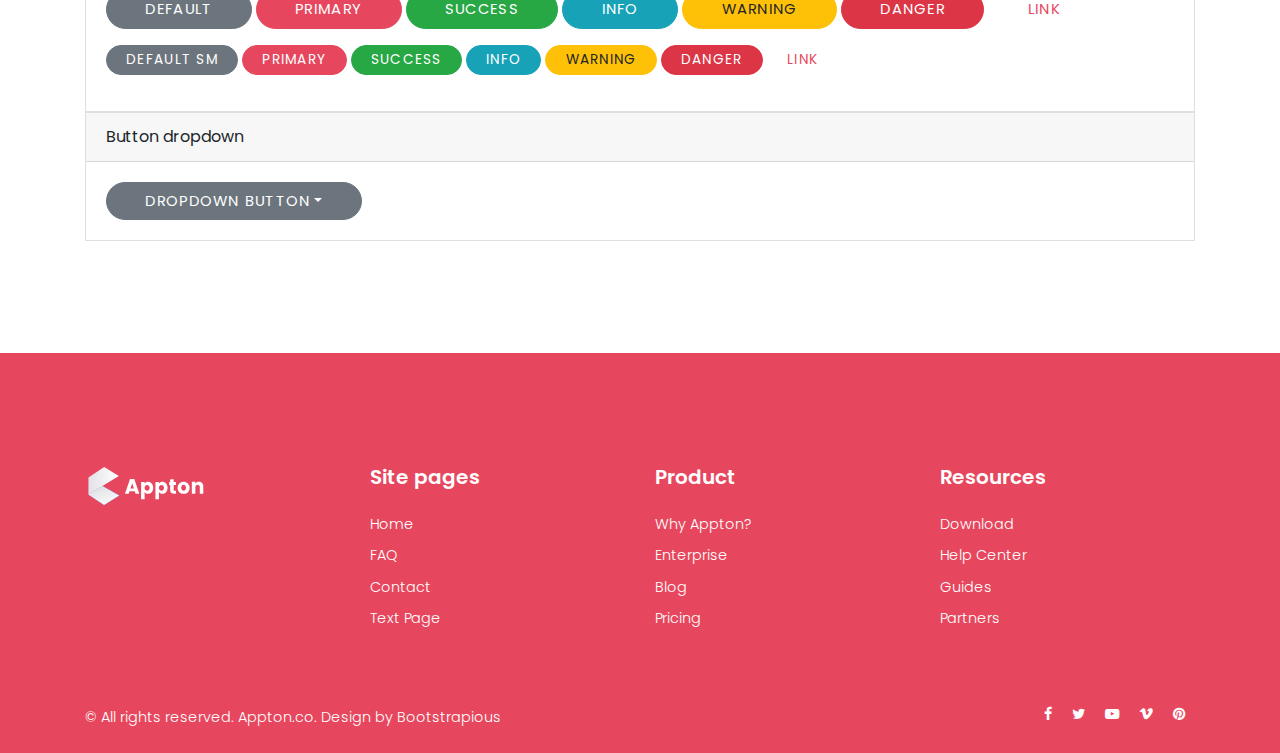
<file: test.html>
<!DOCTYPE html>
<html>
  <head>
    <meta charset="utf-8">
    <meta http-equiv="X-UA-Compatible" content="IE=edge">
    <title>Appton - Bootstrap 4 Template</title>
    <meta name="description" content="">
    <meta name="viewport" content="width=device-width, initial-scale=1">
    <meta name="robots" content="all,follow">
    <!-- Bootstrap CSS-->
    <link rel="stylesheet" href="vendor/bootstrap/css/bootstrap.min.css">
    <!-- Font Awesome CSS-->
    <link rel="stylesheet" href="vendor/font-awesome/css/font-awesome.min.css">
    <!-- Google fonts - Poppins-->
    <link rel="stylesheet" href="https://fonts.googleapis.com/css?family=Poppins:300,400,600">
    <!-- Lightbox-->
    <link rel="stylesheet" href="vendor/lightbox2/css/lightbox.css">
    <!-- Custom font icons-->
    <link rel="stylesheet" href="css/fontastic.css">
    <!-- theme stylesheet-->
    <link rel="stylesheet" href="css/style.default.css" id="theme-stylesheet">
    <!-- Custom stylesheet - for your changes-->
    <link rel="stylesheet" href="css/custom.css">
    <!-- Favicon-->
    <link rel="shortcut icon" href="img/favicon.png">
    <!-- Tweaks for older IEs--><!--[if lt IE 9]>
        <script src="https://oss.maxcdn.com/html5shiv/3.7.3/html5shiv.min.js"></script>
        <script src="https://oss.maxcdn.com/respond/1.4.2/respond.min.js"></script><![endif]-->
  </head>
  <body>
    <!-- navbar-->
    <header class="header">
      <nav class="navbar navbar-expand-lg fixed-top">
        <div class="container"><a href="./" class="navbar-brand"><img src="img/logo2.svg" alt="" class="img-fluid"></a>
          <button type="button" data-toggle="collapse" data-target="#navbarSupportedContent" aria-controls="navbarSupportedContent" aria-expanded="false" aria-label="Toggle navigation" class="navbar-toggler navbar-toggler-right">Menu<i class="fa fa-bars ml-2"></i></button>
          <div id="navbarSupportedContent" class="collapse navbar-collapse">
            <ul class="navbar-nav ml-auto">
                  <!-- Link-->
                  <li class="nav-item"> <a href="index.html" class="nav-link">Home</a></li>
                  <!-- Link-->
                  <li class="nav-item"> <a href="faq.html" class="nav-link">FAQ</a></li>
                  <!-- Link-->
                  <li class="nav-item"> <a href="contact.html" class="nav-link">Contact</a></li>
                  <!-- Link-->
                  <li class="nav-item"> <a href="text.html" class="nav-link">Text Page</a></li>
              <li class="nav-item dropdown"><a id="pages" href="#" data-toggle="dropdown" aria-haspopup="true" aria-expanded="false" class="nav-link dropdown-toggle">Dropdown</a>
                <div class="dropdown-menu"><a href="faq.html" class="dropdown-item">FAQ</a><a href="contact.html" class="dropdown-item">Contact</a><a href="text.html" class="dropdown-item">Text Page</a></div>
              </li>
            </ul><a href="#" data-toggle="modal" data-target="#login" class="btn btn-primary navbar-btn ml-0 ml-lg-3">Login </a>
          </div>
        </div>
      </nav>
    </header>
    <!-- Login Modal-->
    <div id="login" tabindex="-1" role="dialog" aria-hidden="true" class="modal fade bd-example-modal-lg">
      <div role="document" class="modal-dialog modal-dialog-centered modal-lg">
        <div class="modal-content">
          <div class="modal-header border-bottom-0">
            <button type="button" data-dismiss="modal" aria-label="Close" class="close"><span aria-hidden="true">×</span></button>
          </div>
          <div class="modal-body p-4 p-lg-5">
            <form action="#" class="login-form text-left">
              <div class="form-group mb-4">
                <label>Email address</label>
                <input type="email" name="email" placeholder="name@company.com" class="form-control">
              </div>
              <div class="form-group mb-4">
                <label>Password</label>
                <input type="password" name="password" placeholder="Min 8 characters" class="form-control">
              </div>
              <div class="form-group">
                <input type="submit" value="Login" class="btn btn-primary">
              </div>
            </form>
          </div>
        </div>
      </div>
    </div>
    <section>
      <div class="container">
        <h1 class="mt-5">Bootstrap(ious) 4 Boilerplate</h1>
        <p>This is a sample content.</p>
      </div>
      <div class="container">
        <div class="jumbotron">
          <h1>Kitchen Sink</h1>
          <p>A quick preview of everything Bootstrap has to offer.</p>
          <p><a href="#" class="btn btn-primary btn-large">Learn more »</a> <a href="#" class="btn btn-outline-primary btn-large">Learn more »</a></p>
        </div>
        <div class="row">
          <div class="col-lg-6">
            <div id="headings" class="card mb-4">
              <div class="card-header">Headings</div>
              <div class="card-body">
                <h1 class="page-header">Page Header<small>With Small Text</small></h1>
                <h1>This is an h1 heading</h1>
                <h2>This is an h2 heading</h2>
                <h3>This is an h3 heading</h3>
                <h4>This is an h4 heading</h4>
                <h5>This is an h5 heading</h5>
                <h6>This is an h6 heading</h6>
              </div>
            </div>
            <div id="tables" class="card mb-4">
              <div class="card-header">Tables</div>
              <div class="card-body">
                <table class="table table-hover">
                  <thead>
                    <tr>
                      <th>#</th>
                      <th>First Name</th>
                      <th>Tables</th>
                    </tr>
                  </thead>
                  <tbody>
                    <tr>
                      <td>1</td>
                      <td>Michael</td>
                      <td>Are formatted like this</td>
                    </tr>
                    <tr>
                      <td>2</td>
                      <td>Lucille</td>
                      <td>Do you like them?</td>
                    </tr>
                    <tr class="success">
                      <td>3</td>
                      <td>Success</td>
                      <td></td>
                    </tr>
                    <tr class="danger">
                      <td>4</td>
                      <td>Danger</td>
                      <td></td>
                    </tr>
                    <tr class="warning">
                      <td>5</td>
                      <td>Warning</td>
                      <td></td>
                    </tr>
                    <tr class="active">
                      <td>6</td>
                      <td>Active</td>
                      <td></td>
                    </tr>
                  </tbody>
                </table>
                <table class="table table-striped table-bordered table-condensed">
                  <thead>
                    <tr>
                      <th>#</th>
                      <th>First Name</th>
                      <th>Tables</th>
                    </tr>
                  </thead>
                  <tbody>
                    <tr>
                      <td>1</td>
                      <td>Michael</td>
                      <td>This one is bordered and condensed</td>
                    </tr>
                    <tr>
                      <td>2</td>
                      <td>Lucille</td>
                      <td>Do you still like it?</td>
                    </tr>
                  </tbody>
                </table>
              </div>
            </div>
          </div>
          <div class="col-lg-6">
            <div id="content-formatting" class="card mb-4">
              <div class="card-header">Content Formatting</div>
              <div class="card-body">
                <p class="lead">This is a lead paragraph.</p>
                <p>This is an <b>ordinary paragraph</b> that is <i>long enough</i> to wrap to 
                  <u>multiple lines</u> so that you can see how the line spacing looks.
                </p>
                <p class="text-muted">Muted color paragraph.</p>
                <p class="text-warning">Warning color paragraph.</p>
                <p class="text-danger">Danger color paragraph.</p>
                <p class="text-info">Info color paragraph.</p>
                <p class="text-primary">Primary color paragraph.</p>
                <nav aria-label="...">
                  <ul class="pagination">
                    <li class="page-item disabled"><span class="page-link">Previous</span></li>
                    <li class="page-item"><a href="#" class="page-link">1</a></li>
                    <li class="page-item active"><span class="page-link">2<span class="sr-only">(current)</span></span></li>
                    <li class="page-item"><a href="#" class="page-link">3</a></li>
                    <li class="page-item"><a href="#" class="page-link">Next</a></li>
                  </ul>
                </nav>
                <p><small>This is text in a <code>small</code> wrapper. <abbr title="No Big Deal">NBD</abbr>, right?</small></p>
                <hr>
                <address><strong>Twitter, Inc.</strong><br> 795 Folsom Ave, Suite 600<br> San Francisco, CA 94107<br><abbr title="Phone">P:</abbr> (123) 456-7890</address>
                <address class="col-6"><strong>Full Name</strong><br><a href="mailto:#">first.last@example.com</a></address>
                <hr>
                <blockquote>Here's what a blockquote looks like in Bootstrap.<small>Use <code>small</code> to identify the source.</small></blockquote>
                <hr>
                <div class="row">
                  <div class="col-xs-6">
                    <ul>
                      <li>Normal Unordered List</li>
                      <li>Can Also Work
                        <ul>
                          <li>With Nested Children</li>
                        </ul>
                      </li>
                      <li>Adds Bullets to Page</li>
                    </ul>
                  </div>
                  <div class="col-xs-6">
                    <ol>
                      <li>Normal Ordered List</li>
                      <li>Can Also Work
                        <ol>
                          <li>With Nested Children</li>
                        </ol>
                      </li>
                      <li>Adds Bullets to Page</li>
                    </ol>
                  </div>
                </div>
                <hr>
                <pre>\nfunction preFormatting() {  // looks like this;  var something = somethingElse;  return true;}                        </pre>
              </div>
            </div>
          </div>
        </div>
        <div id="forms" class="card mb-4">
          <div class="card-header">Forms</div>
          <div class="card-body">
            <form>
              <fieldset>
                <legend>Legend</legend>
                <div class="form-group">
                  <label for="exampleInputEmail">Email address</label>
                  <input id="exampleInputEmail" type="text" placeholder="Enter email" class="form-control">
                </div>
                <div class="form-group">
                  <label for="exampleInputPassword">Password</label>
                  <input id="exampleInputPassword" type="password" placeholder="Password" class="form-control">
                </div>
                <div class="form-check form-group">
                  <input id="checkbox-1" type="checkbox" class="form-check-input">
                  <label for="checkbox-1" class="form-check-label">Check me out</label>
                </div>
                <button type="submit" class="btn btn-primary">Submit</button>
              </fieldset>
            </form>
            <hr class="my-5">
            <form class="form-inline">
              <input type="text" placeholder="Email" class="form-control mb-2 mr-sm-2">
              <label for="inlineFormInputGroupUsername2" class="sr-only">Username</label>
              <div class="input-group mb-2 mr-sm-2">
                <div class="input-group-prepend">
                  <div class="input-group-text">@</div>
                </div>
                <input id="inlineFormInputGroupUsername2" type="text" class="form-control">
              </div>
              <div class="form-check mb-2 mr-sm-2">
                <input id="inlineFormCheck" type="checkbox" class="form-check-input">
                <label for="inlineFormCheck" class="form-check-label">Remember me</label>
              </div>
              <button type="submit" class="btn btn-primary mb-2">Submit</button>
            </form>
            <hr class="my-5">
            <h4 class="mb-5">Horizontal form</h4>
            <form>
              <div class="form-group row">
                <label for="inputEmail3" class="col-sm-2 col-form-label">Email</label>
                <div class="col-sm-10">
                  <input id="inputEmail3" type="email" placeholder="Email" class="form-control">
                </div>
              </div>
              <div class="form-group row">
                <label for="inputPassword3" class="col-sm-2 col-form-label">Password</label>
                <div class="col-sm-10">
                  <input id="inputPassword3" type="password" placeholder="Password" class="form-control">
                </div>
              </div>
              <div class="form-group">
                <div class="row">
                  <div class="col-form-label col-sm-2 pt-0">Radios</div>
                  <div class="col-sm-10">
                    <div class="form-check">
                      <input id="gridRadios1" type="radio" name="gridRadios" value="option1" checked="" class="form-check-input">
                      <label for="gridRadios1" class="form-check-label">First radio</label>
                    </div>
                    <div class="form-check">
                      <input id="gridRadios2" type="radio" name="gridRadios" value="option2" class="form-check-input">
                      <label for="gridRadios2" class="form-check-label">Second radio</label>
                    </div>
                    <div class="form-check disabled">
                      <input id="gridRadios3" type="radio" name="gridRadios" value="option3" disabled="" class="form-check-input">
                      <label for="gridRadios3" class="form-check-label">Third disabled radio</label>
                    </div>
                  </div>
                </div>
              </div>
              <div class="form-group row">
                <div class="col-sm-2">Checkbox</div>
                <div class="col-sm-10">
                  <div class="form-check">
                    <input id="gridCheck1" type="checkbox" class="form-check-input">
                    <label for="gridCheck1" class="form-check-label">Example checkbox</label>
                  </div>
                </div>
              </div>
              <div class="form-group row">                                   
                <div class="col-sm-2">Custom Checkbox</div>
                <div class="col-sm-10">
                  <div class="custom-control custom-checkbox">
                    <input id="customCheck1" type="checkbox" class="custom-control-input">
                    <label for="customCheck1" class="custom-control-label">Check this custom checkbox</label>
                  </div>
                </div>
              </div>
              <div class="form-group row">                                   
                <div class="col-sm-2">Custom Radio</div>
                <div class="col-sm-10">
                  <div class="custom-control custom-radio">
                    <input id="customRadio1" type="radio" name="customRadio" class="custom-control-input">
                    <label for="customRadio1" class="custom-control-label">Toggle this custom radio</label>
                  </div>
                  <div class="custom-control custom-radio">
                    <input id="customRadio2" type="radio" name="customRadio" class="custom-control-input">
                    <label for="customRadio2" class="custom-control-label">Or toggle this other custom radio</label>
                  </div>
                </div>
              </div>
              <div class="form-group row">
                <div class="col-sm-10">
                  <button type="submit" class="btn btn-primary">Sign in</button>
                </div>
              </div>
            </form>
          </div>
        </div>
        <div id="buttons" class="card">
          <div class="card-header">Buttons</div>
          <div class="card-body">
            <p>
              <button type="button" class="btn btn-lg btn-secondary">Default Lg</button>
              <button type="button" class="btn btn-lg btn-primary">Primary</button>
              <button type="button" class="btn btn-lg btn-success">Success</button>
              <button type="button" class="btn btn-lg btn-info">Info</button>
              <button type="button" class="btn btn-lg btn-warning">Warning</button>
              <button type="button" class="btn btn-lg btn-danger">Danger</button>
              <button type="button" class="btn btn-lg btn-link">Link</button>
            </p>
            <p>
              <button type="button" class="btn btn-secondary">Default </button>
              <button type="button" class="btn btn-primary">Primary</button>
              <button type="button" class="btn btn-success">Success</button>
              <button type="button" class="btn btn-info">Info</button>
              <button type="button" class="btn btn-warning">Warning</button>
              <button type="button" class="btn btn-danger">Danger</button>
              <button type="button" class="btn btn-link">Link</button>
            </p>
            <p>
              <button type="button" class="btn btn-sm btn-secondary">Default Sm</button>
              <button type="button" class="btn btn-sm btn-primary">Primary</button>
              <button type="button" class="btn btn-sm btn-success">Success</button>
              <button type="button" class="btn btn-sm btn-info">Info</button>
              <button type="button" class="btn btn-sm btn-warning">Warning</button>
              <button type="button" class="btn btn-sm btn-danger">Danger</button>
              <button type="button" class="btn btn-sm btn-link">Link</button>
            </p>
          </div>
        </div>
        <div class="card">
          <div class="card-header">Button dropdown</div>
          <div class="card-body">
            <div class="dropdown">
              <button id="dropdownMenuButton" type="button" data-toggle="dropdown" aria-haspopup="true" aria-expanded="false" class="btn btn-secondary dropdown-toggle">Dropdown button</button>
              <div aria-labelledby="dropdownMenuButton" class="dropdown-menu"><a href="#" class="dropdown-item">Action</a><a href="#" class="dropdown-item">Another action</a><a href="#" class="dropdown-item">Something else here</a></div>
            </div>
          </div>
        </div>
      </div>
    </section>
    <footer class="main-footer">
      <div class="container">
        <div class="row">
          <div class="col-lg-3 mb-5 mb-lg-0">
            <div class="footer-logo"><img src="img/logo-footer.svg" alt="..." class="img-fluid"></div>
          </div>
          <div class="col-lg-3 mb-5 mb-lg-0">
            <h5 class="footer-heading">Site pages</h5>
            <ul class="list-unstyled">
              <li> <a href="index.html" class="footer-link">Home</a></li>
              <li> <a href="faq.html" class="footer-link">FAQ</a></li>
              <li> <a href="contact.html" class="footer-link">Contact</a></li>
              <li> <a href="text.html" class="footer-link">Text Page</a></li>
            </ul>
          </div>
          <div class="col-lg-3 mb-5 mb-lg-0">
            <h5 class="footer-heading">Product</h5>
            <ul class="list-unstyled">
              <li> <a href="#" class="footer-link">Why Appton?</a></li>
              <li> <a href="#" class="footer-link">Enterprise</a></li>
              <li> <a href="#" class="footer-link">Blog</a></li>
              <li> <a href="#" class="footer-link">Pricing</a></li>
            </ul>
          </div>
          <div class="col-lg-3">
            <h5 class="footer-heading">Resources</h5>
            <ul class="list-unstyled">
              <li> <a href="#" class="footer-link">Download</a></li>
              <li> <a href="#" class="footer-link">Help Center</a></li>
              <li> <a href="#" class="footer-link">Guides</a></li>
              <li> <a href="#" class="footer-link">Partners</a></li>
            </ul>
          </div>
        </div>
      </div>
      <div class="copyrights">
        <div class="container">
          <div class="row">
            <div class="col-lg-6 text-center text-lg-left">
              <p class="copyrights-text mb-3 mb-lg-0">&copy; All rights reserved. Appton.co. Design by <a href="https://bootstrapious.com/p/big-bootstrap-tutorial" class="external footer-link">Bootstrapious </a></p>
              <!-- If you want to remove the backlink, please purchase a license for this template @ https://bootstrapious.com/attribution-free-license. Big thanks!-->
              
            </div>
            <div class="col-lg-6 text-center text-lg-right">
              <ul class="list-inline social mb-0">
                <li class="list-inline-item"><a href="#" class="social-link"><i class="fa fa-facebook"></i></a><a href="#" class="social-link"><i class="fa fa-twitter"></i></a><a href="#" class="social-link"><i class="fa fa-youtube-play"></i></a><a href="#" class="social-link"><i class="fa fa-vimeo"></i></a><a href="#" class="social-link"><i class="fa fa-pinterest"></i></a></li>
              </ul>
            </div>
          </div>
        </div>
      </div>
    </footer>
    <!-- JavaScript files-->
    <script src="vendor/jquery/jquery.min.js"></script>
    <script src="vendor/bootstrap/js/bootstrap.bundle.min.js"></script>
    <script src="vendor/jquery.cookie/jquery.cookie.js"> </script>
    <script src="vendor/lightbox2/js/lightbox.js"></script>
    <script src="js/front.js"></script>
  </body>
</html>
</file>
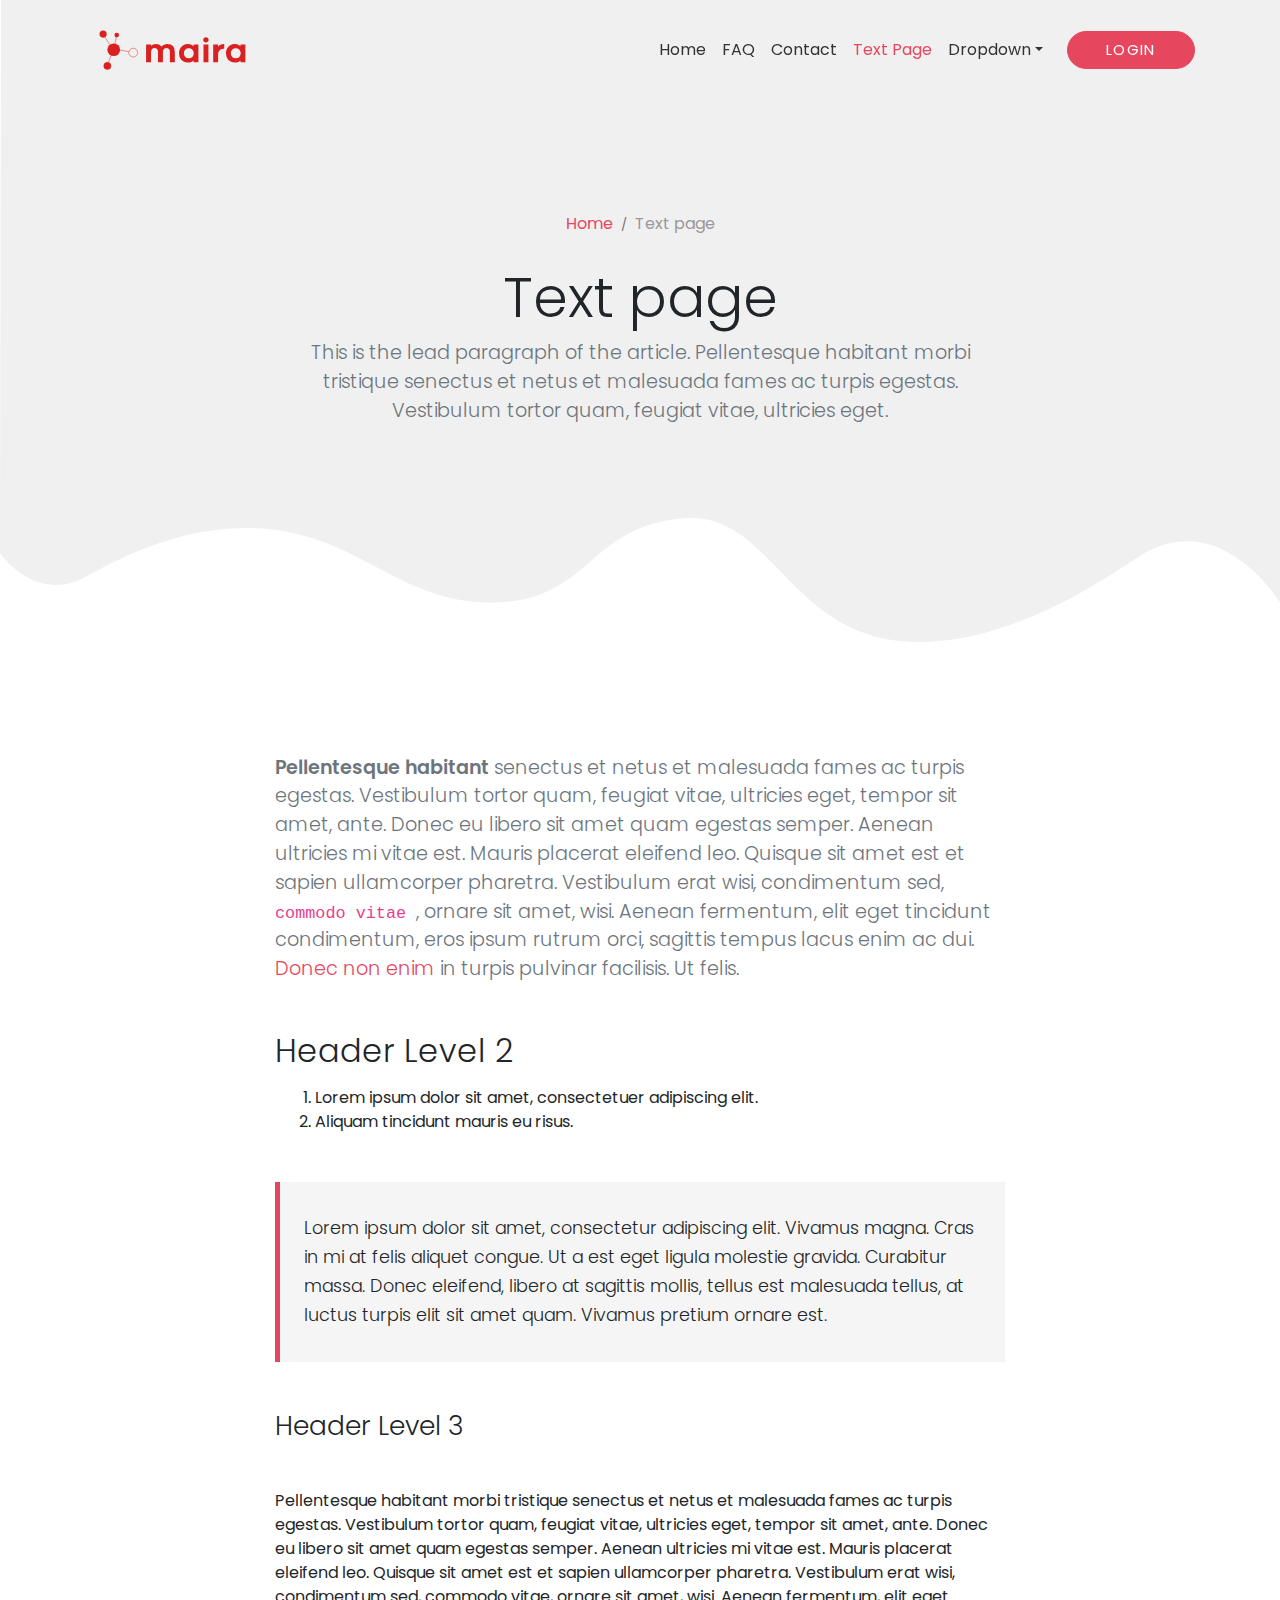
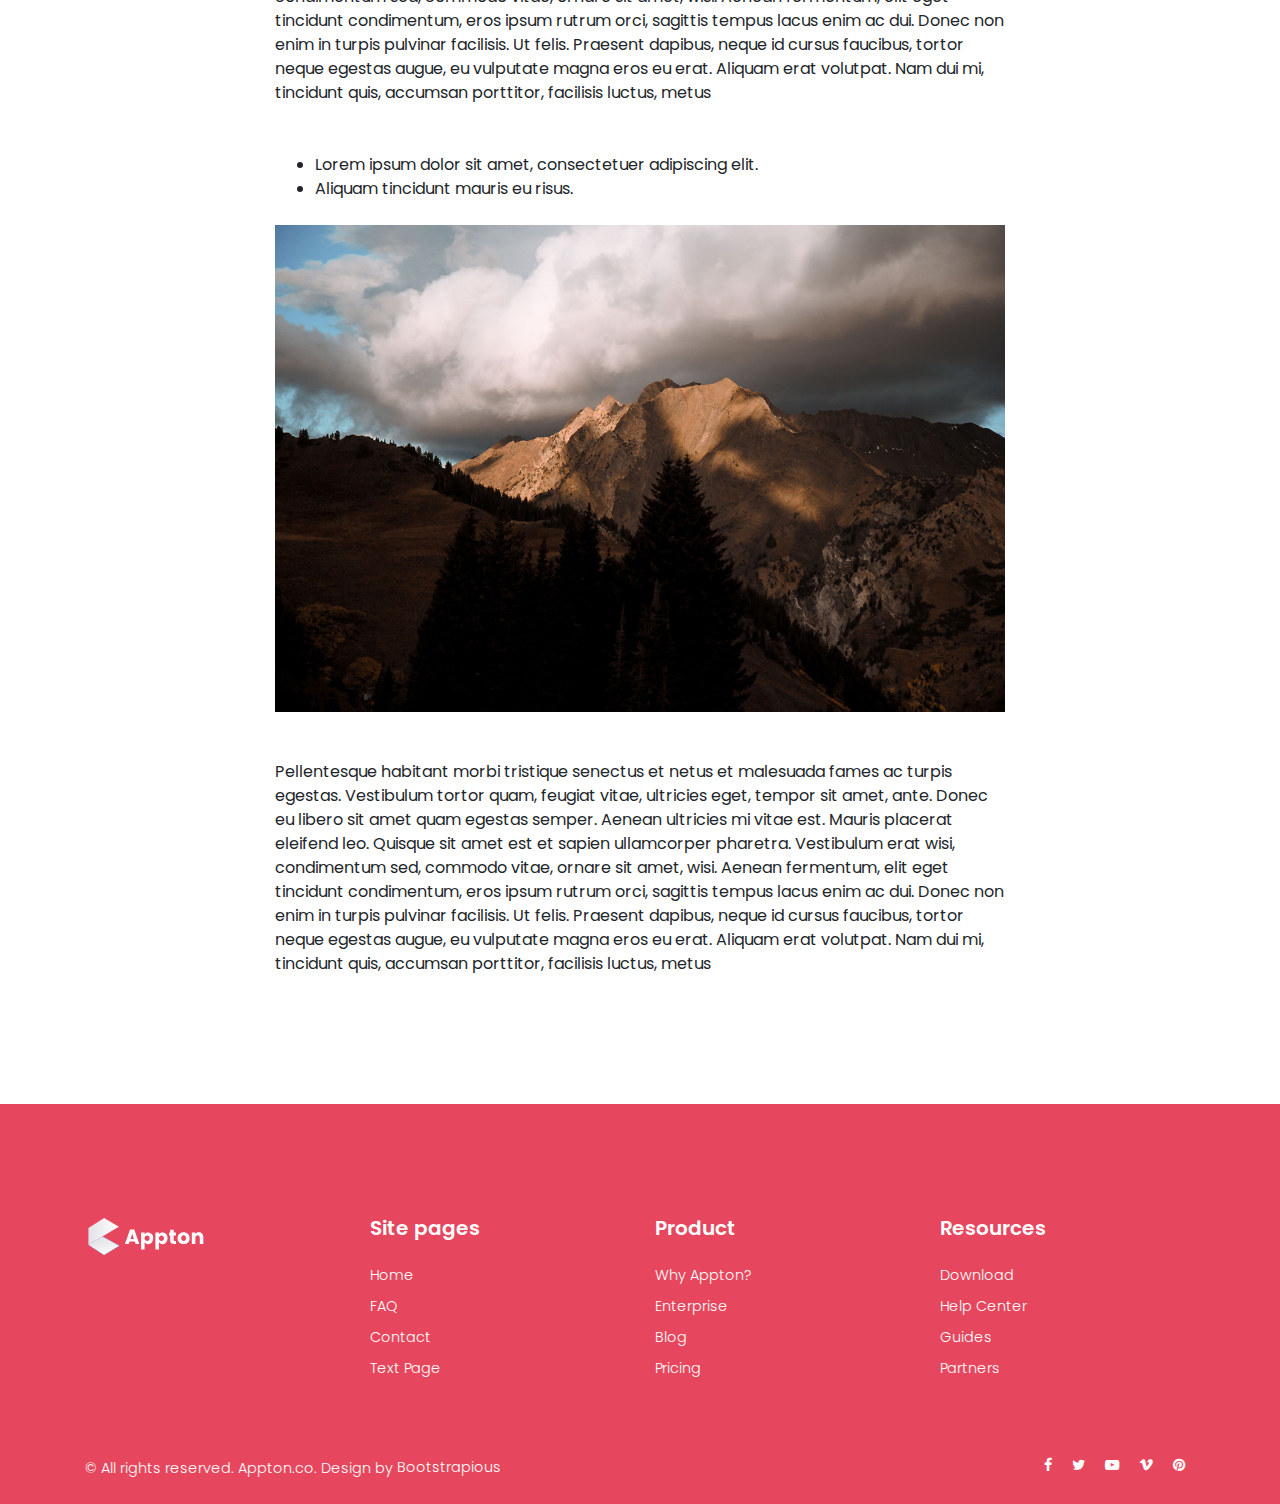
<file: text.html>
<!DOCTYPE html>
<html>
  <head>
    <meta charset="utf-8">
    <meta http-equiv="X-UA-Compatible" content="IE=edge">
    <title>Appton - Bootstrap 4 Template</title>
    <meta name="description" content="">
    <meta name="viewport" content="width=device-width, initial-scale=1">
    <meta name="robots" content="all,follow">
    <!-- Bootstrap CSS-->
    <link rel="stylesheet" href="vendor/bootstrap/css/bootstrap.min.css">
    <!-- Font Awesome CSS-->
    <link rel="stylesheet" href="vendor/font-awesome/css/font-awesome.min.css">
    <!-- Google fonts - Poppins-->
    <link rel="stylesheet" href="https://fonts.googleapis.com/css?family=Poppins:300,400,600">
    <!-- Lightbox-->
    <link rel="stylesheet" href="vendor/lightbox2/css/lightbox.css">
    <!-- Custom font icons-->
    <link rel="stylesheet" href="css/fontastic.css">
    <!-- theme stylesheet-->
    <link rel="stylesheet" href="css/style.default.css" id="theme-stylesheet">
    <!-- Custom stylesheet - for your changes-->
    <link rel="stylesheet" href="css/custom.css">
    <!-- Favicon-->
    <link rel="shortcut icon" href="img/favicon.png">
    <!-- Tweaks for older IEs--><!--[if lt IE 9]>
        <script src="https://oss.maxcdn.com/html5shiv/3.7.3/html5shiv.min.js"></script>
        <script src="https://oss.maxcdn.com/respond/1.4.2/respond.min.js"></script><![endif]-->
  </head>
  <body>
    <!-- navbar-->
    <header class="header">
      <nav class="navbar navbar-expand-lg fixed-top">
        <div class="container"><a href="./" class="navbar-brand"><img src="img/logo2.svg" alt="" class="img-fluid"></a>
          <button type="button" data-toggle="collapse" data-target="#navbarSupportedContent" aria-controls="navbarSupportedContent" aria-expanded="false" aria-label="Toggle navigation" class="navbar-toggler navbar-toggler-right">Menu<i class="fa fa-bars ml-2"></i></button>
          <div id="navbarSupportedContent" class="collapse navbar-collapse">
            <ul class="navbar-nav ml-auto">
                  <!-- Link-->
                  <li class="nav-item"> <a href="index.html" class="nav-link">Home</a></li>
                  <!-- Link-->
                  <li class="nav-item"> <a href="faq.html" class="nav-link">FAQ</a></li>
                  <!-- Link-->
                  <li class="nav-item"> <a href="contact.html" class="nav-link">Contact</a></li>
                  <!-- Link-->
                  <li class="nav-item"> <a href="text.html" class="nav-link active">Text Page</a></li>
              <li class="nav-item dropdown"><a id="pages" href="#" data-toggle="dropdown" aria-haspopup="true" aria-expanded="false" class="nav-link dropdown-toggle">Dropdown</a>
                <div class="dropdown-menu"><a href="faq.html" class="dropdown-item">FAQ</a><a href="contact.html" class="dropdown-item">Contact</a><a href="text.html" class="dropdown-item">Text Page</a></div>
              </li>
            </ul><a href="#" data-toggle="modal" data-target="#login" class="btn btn-primary navbar-btn ml-0 ml-lg-3">Login </a>
          </div>
        </div>
      </nav>
    </header>
    <!-- Login Modal-->
    <div id="login" tabindex="-1" role="dialog" aria-hidden="true" class="modal fade bd-example-modal-lg">
      <div role="document" class="modal-dialog modal-dialog-centered modal-lg">
        <div class="modal-content">
          <div class="modal-header border-bottom-0">
            <button type="button" data-dismiss="modal" aria-label="Close" class="close"><span aria-hidden="true">×</span></button>
          </div>
          <div class="modal-body p-4 p-lg-5">
            <form action="#" class="login-form text-left">
              <div class="form-group mb-4">
                <label>Email address</label>
                <input type="email" name="email" placeholder="name@company.com" class="form-control">
              </div>
              <div class="form-group mb-4">
                <label>Password</label>
                <input type="password" name="password" placeholder="Min 8 characters" class="form-control">
              </div>
              <div class="form-group">
                <input type="submit" value="Login" class="btn btn-primary">
              </div>
            </form>
          </div>
        </div>
      </div>
    </div>
    <!-- Hero Section-->
    <section class="hero">
      <div class="container text-center">
        <nav aria-label="breadcrumb" class="d-flex justify-content-center">
          <ol class="breadcrumb">
            <li class="breadcrumb-item"><a href="index.html" class="animsition-link">Home</a></li>
            <li aria-current="page" class="breadcrumb-item active">Text page </li>
          </ol>
        </nav>
        <h1>Text page</h1>
        <div class="row">
          <div class="col-lg-8 mx-auto">
            <p class="lead text-muted">This is the lead paragraph of the article. Pellentesque habitant morbi tristique senectus et netus et malesuada fames ac turpis egestas. Vestibulum tortor quam, feugiat vitae, ultricies eget.</p>
          </div>
        </div>
      </div>
    </section>
    <section>
      <div class="container">
        <div class="row">
          <div class="col-lg-8 mx-auto">
            <p class="lead text-muted mb-5"><strong>Pellentesque habitant </strong> senectus et netus et malesuada fames ac turpis egestas. Vestibulum tortor quam, feugiat vitae, ultricies eget, tempor sit amet, ante. Donec eu libero sit amet quam egestas semper. Aenean ultricies mi vitae est. Mauris placerat eleifend leo. Quisque sit amet est et sapien ullamcorper pharetra. Vestibulum erat wisi, condimentum sed, <code>commodo vitae </code>, ornare sit amet, wisi. Aenean fermentum, elit eget tincidunt condimentum, eros ipsum rutrum orci, sagittis tempus lacus enim ac dui.  <a href="#">Donec non enim  </a> in turpis pulvinar facilisis. Ut felis.</p>
            <h2 class="mb-3">Header Level 2</h2>
            <ol class="mb-5 text-left">
              <li>Lorem ipsum dolor sit amet, consectetuer adipiscing elit.</li>
              <li>Aliquam tincidunt mauris eu risus.</li>
            </ol>
            <blockquote class="blockquote mb-5 text-left">Lorem ipsum dolor sit amet, consectetur adipiscing elit. Vivamus magna. Cras in mi at felis aliquet congue. Ut a est eget ligula molestie gravida. Curabitur massa. Donec eleifend, libero at sagittis mollis, tellus est malesuada tellus, at luctus turpis elit sit amet quam. Vivamus pretium ornare est.</blockquote>
            <h3 class="mb-5">Header Level 3</h3>
            <p class="mb-5">Pellentesque habitant morbi tristique senectus et netus et malesuada fames ac turpis egestas. Vestibulum tortor quam, feugiat vitae, ultricies eget, tempor sit amet, ante. Donec eu libero sit amet quam egestas semper. Aenean ultricies mi vitae est. Mauris placerat eleifend leo. Quisque sit amet est et sapien ullamcorper pharetra. Vestibulum erat wisi, condimentum sed, commodo vitae, ornare sit amet, wisi. Aenean fermentum, elit eget tincidunt condimentum, eros ipsum rutrum orci, sagittis tempus lacus enim ac dui. Donec non enim in turpis pulvinar facilisis. Ut felis. Praesent dapibus, neque id cursus faucibus, tortor neque egestas augue, eu vulputate magna eros eu erat. Aliquam erat volutpat. Nam dui mi, tincidunt quis, accumsan porttitor, facilisis luctus, metus</p>
            <ul class="mb-4 text-left">
              <li>Lorem ipsum dolor sit amet, consectetuer adipiscing elit.</li>
              <li>Aliquam tincidunt mauris eu risus.</li>
            </ul>
            <p><img src="img/blog1.jpg" alt="..." class="img-fluid"></p>
            <p class="mt-5">Pellentesque habitant morbi tristique senectus et netus et malesuada fames ac turpis egestas. Vestibulum tortor quam, feugiat vitae, ultricies eget, tempor sit amet, ante. Donec eu libero sit amet quam egestas semper. Aenean ultricies mi vitae est. Mauris placerat eleifend leo. Quisque sit amet est et sapien ullamcorper pharetra. Vestibulum erat wisi, condimentum sed, commodo vitae, ornare sit amet, wisi. Aenean fermentum, elit eget tincidunt condimentum, eros ipsum rutrum orci, sagittis tempus lacus enim ac dui. Donec non enim in turpis pulvinar facilisis. Ut felis. Praesent dapibus, neque id cursus faucibus, tortor neque egestas augue, eu vulputate magna eros eu erat. Aliquam erat volutpat. Nam dui mi, tincidunt quis, accumsan porttitor, facilisis luctus, metus</p>
          </div>
        </div>
      </div>
    </section>
    <footer class="main-footer">
      <div class="container">
        <div class="row">
          <div class="col-lg-3 mb-5 mb-lg-0">
            <div class="footer-logo"><img src="img/logo-footer.svg" alt="..." class="img-fluid"></div>
          </div>
          <div class="col-lg-3 mb-5 mb-lg-0">
            <h5 class="footer-heading">Site pages</h5>
            <ul class="list-unstyled">
              <li> <a href="index.html" class="footer-link">Home</a></li>
              <li> <a href="faq.html" class="footer-link">FAQ</a></li>
              <li> <a href="contact.html" class="footer-link">Contact</a></li>
              <li> <a href="text.html" class="footer-link">Text Page</a></li>
            </ul>
          </div>
          <div class="col-lg-3 mb-5 mb-lg-0">
            <h5 class="footer-heading">Product</h5>
            <ul class="list-unstyled">
              <li> <a href="#" class="footer-link">Why Appton?</a></li>
              <li> <a href="#" class="footer-link">Enterprise</a></li>
              <li> <a href="#" class="footer-link">Blog</a></li>
              <li> <a href="#" class="footer-link">Pricing</a></li>
            </ul>
          </div>
          <div class="col-lg-3">
            <h5 class="footer-heading">Resources</h5>
            <ul class="list-unstyled">
              <li> <a href="#" class="footer-link">Download</a></li>
              <li> <a href="#" class="footer-link">Help Center</a></li>
              <li> <a href="#" class="footer-link">Guides</a></li>
              <li> <a href="#" class="footer-link">Partners</a></li>
            </ul>
          </div>
        </div>
      </div>
      <div class="copyrights">
        <div class="container">
          <div class="row">
            <div class="col-lg-6 text-center text-lg-left">
              <p class="copyrights-text mb-3 mb-lg-0">&copy; All rights reserved. Appton.co. Design by <a href="https://bootstrapious.com/p/big-bootstrap-tutorial" class="external footer-link">Bootstrapious </a></p>
              <!-- If you want to remove the backlink, please purchase a license for this template @ https://bootstrapious.com/attribution-free-license. Big thanks!-->
              
            </div>
            <div class="col-lg-6 text-center text-lg-right">
              <ul class="list-inline social mb-0">
                <li class="list-inline-item"><a href="#" class="social-link"><i class="fa fa-facebook"></i></a><a href="#" class="social-link"><i class="fa fa-twitter"></i></a><a href="#" class="social-link"><i class="fa fa-youtube-play"></i></a><a href="#" class="social-link"><i class="fa fa-vimeo"></i></a><a href="#" class="social-link"><i class="fa fa-pinterest"></i></a></li>
              </ul>
            </div>
          </div>
        </div>
      </div>
    </footer>
    <!-- JavaScript files-->
    <script src="vendor/jquery/jquery.min.js"></script>
    <script src="vendor/bootstrap/js/bootstrap.bundle.min.js"></script>
    <script src="vendor/jquery.cookie/jquery.cookie.js"> </script>
    <script src="vendor/lightbox2/js/lightbox.js"></script>
    <script src="js/front.js"></script>
  </body>
</html>
</file>
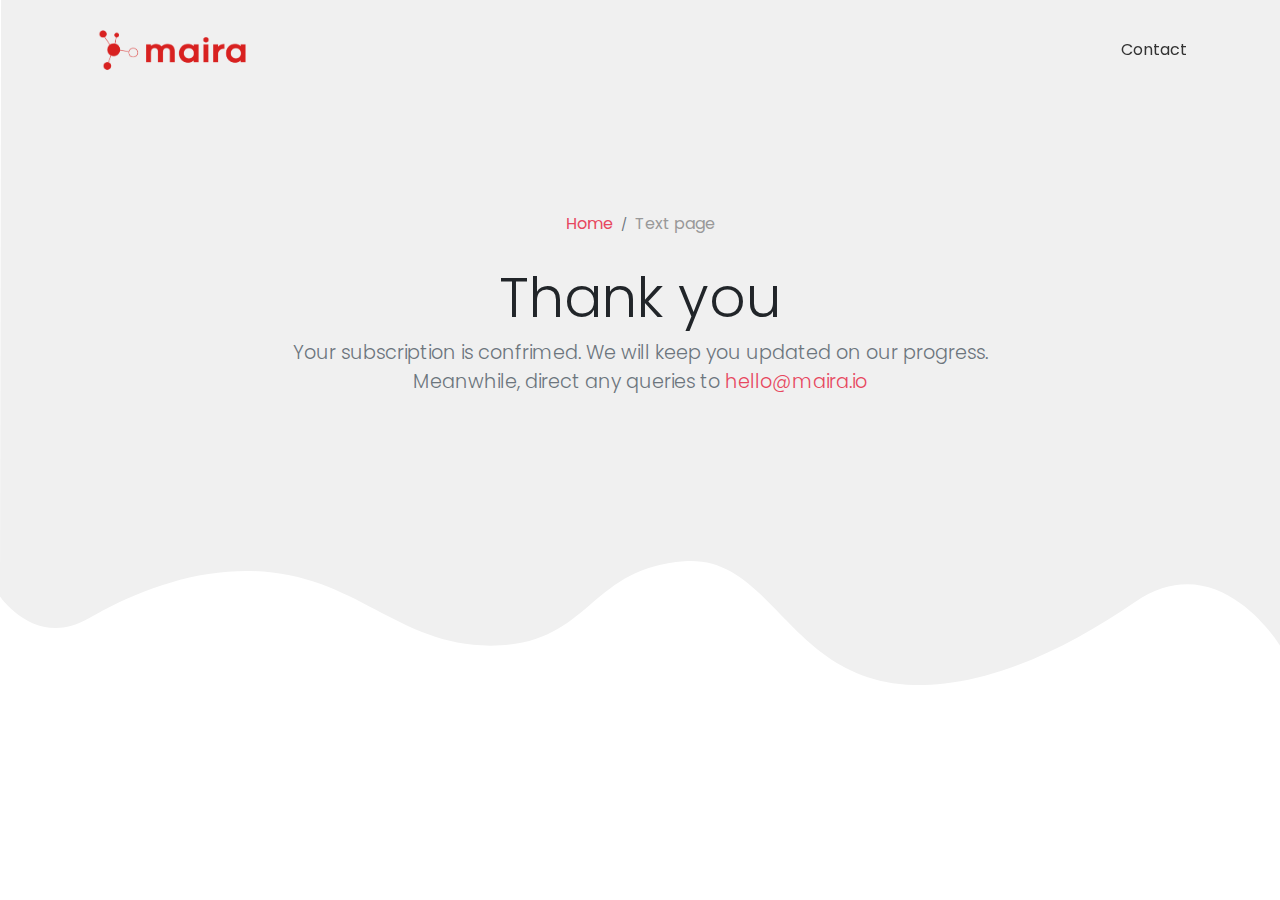
<file: thanks.html>
<!DOCTYPE html>
<html>
  <head>
<!-- Global site tag (gtag.js) - Google Analytics -->
<script async src="https://www.googletagmanager.com/gtag/js?id=UA-180954643-1"></script>
<script>
  window.dataLayer = window.dataLayer || [];
  function gtag(){dataLayer.push(arguments);}
  gtag('js', new Date());

  gtag('config', 'UA-180954643-1');
</script>

    <meta charset="utf-8">
    <meta http-equiv="X-UA-Compatible" content="IE=edge">
    <title>Maira</title>
    <meta property="og:site_name" content="Maira Inc">
    <meta property="og:title" content="Maira: redefining DevOps workflow">
    <meta property="og:type" content="blog"/>
    <meta property="og:url" content="https://maira.io">
    <meta property="og:image" content="img/illustration-hero.svg">

<meta name="description" content="Maira">
    <meta name="keywords" content="SRE, devops, automation, maira">
    <meta name="viewport" content="width=device-width, initial-scale=1">
    <meta name="robots" content="all,follow">

    <meta charset="utf-8">
    <meta http-equiv="X-UA-Compatible" content="IE=edge">
    <meta name="description" content="">
    <meta name="viewport" content="width=device-width, initial-scale=1">
    <meta name="robots" content="all,follow">
    <!-- Bootstrap CSS-->
    <link rel="stylesheet" href="vendor/bootstrap/css/bootstrap.min.css">
    <!-- Font Awesome CSS-->
    <link rel="stylesheet" href="vendor/font-awesome/css/font-awesome.min.css">
    <!-- Google fonts - Poppins-->
    <link rel="stylesheet" href="https://fonts.googleapis.com/css?family=Poppins:300,400,600">
    <!-- Lightbox-->
    <link rel="stylesheet" href="vendor/lightbox2/css/lightbox.css">
    <!-- Custom font icons-->
    <link rel="stylesheet" href="css/fontastic.css">
    <!-- theme stylesheet-->
    <link rel="stylesheet" href="css/style.default.css" id="theme-stylesheet">
    <!-- Custom stylesheet - for your changes-->
    <link rel="stylesheet" href="css/custom.css">
    <!-- Favicon-->
    <link rel="shortcut icon" href="img/favicon.png">
    <!-- Tweaks for older IEs--><!--[if lt IE 9]>
        <script src="https://oss.maxcdn.com/html5shiv/3.7.3/html5shiv.min.js"></script>
        <script src="https://oss.maxcdn.com/respond/1.4.2/respond.min.js"></script><![endif]-->
  </head>
  <body>
    <!-- navbar-->
<header class="header">
      <nav class="navbar navbar-expand-lg fixed-top">
        <div class="container"><a href="./" class="navbar-brand"><img src="img/maira2.png" alt="" class="img-fluid"></a>
          <button type="button" data-toggle="collapse" data-target="#navbarSupportedContent" aria-controls="navbarSupportedContent" aria-expanded="false" aria-label="Toggle navigation" class="navbar-toggler navbar-toggler-right">Menu<i class="fa fa-bars ml-2"></i></button>
          <div id="navbarSupportedContent" class="collapse navbar-collapse">
            <ul class="navbar-nav ml-auto">
                  <!-- Link
                  <li class="nav-item"> <a href="index.html" class="nav-link active">Home</a></li>
-->
                  <!-- Link
                  <li class="nav-item"> <a href="faq.html" class="nav-link">FAQ</a></li>
-->
                  <!-- Link-->
                  <li class="nav-item"> <a href="mailto:hello@maira.io?subject=Hello%20there" class="nav-link">Contact</a></li>
                  <!-- Link
                  <li class="nav-item"> <a href="text.html" class="nav-link">Text Page</a></li>
-->
                  <!-- 
              <li class="nav-item dropdown"><a id="pages" href="#" data-toggle="dropdown" aria-haspopup="true" aria-expanded="false" class="nav-link dropdown-toggle">Dropdown</a>
                <div class="dropdown-menu"><a href="faq.html" class="dropdown-item">FAQ</a><a href="contact.html" class="dropdown-item">Contact</a><a href="text.html" class="dropdown-item">Text Page</a></div>
                  -->
              </li>
          </div>
        </div>
      </nav>
    </header>

    <!-- Login Modal-->
    <div id="login" tabindex="-1" role="dialog" aria-hidden="true" class="modal fade bd-example-modal-lg">
      <div role="document" class="modal-dialog modal-dialog-centered modal-lg">
        <div class="modal-content">
          <div class="modal-header border-bottom-0">
            <button type="button" data-dismiss="modal" aria-label="Close" class="close"><span aria-hidden="true">×</span></button>
sdfsadfdfsdf          </div>
          <div class="modal-body p-4 p-lg-5">
            <form action="#" class="login-form text-left">
              <div class="form-group mb-4">
                <label>Email address</label>
                <input type="email" name="email" placeholder="name@company.com" class="form-control">
              </div>
              <div class="form-group mb-4">
                <label>Password</label>
                <input type="password" name="password" placeholder="Min 8 characters" class="form-control">
              </div>
              <div class="form-group">
                <input type="submit" value="Login" class="btn btn-primary">
              </div>
            </form>
          </div>
        </div>
      </div>
    </div>
    <!-- Hero Section-->
    <section class="hero">
      <div class="container text-center">
        <nav aria-label="breadcrumb" class="d-flex justify-content-center">
          <ol class="breadcrumb">
            <li class="breadcrumb-item"><a href="index.html" class="animsition-link">Home</a></li>
            <li aria-current="page" class="breadcrumb-item active">Text page </li>
          </ol>
        </nav>
        <h1>Thank you</h1>
        <div class="row">
          <div class="col-lg-8 mx-auto">
            <p class="lead text-muted">Your subscription is confrimed. We will keep you updated on our progress. Meanwhile, direct any queries to <a href="mailto:hello@maira.io?subject=Hello%20there" >hello@maira.io</p>
          </div>
        </div>
      </div>
    </section>
            <!-- JavaScript files-->
    <script src="vendor/jquery/jquery.min.js"></script>
    <script src="vendor/bootstrap/js/bootstrap.bundle.min.js"></script>
    <script src="vendor/jquery.cookie/jquery.cookie.js"> </script>
    <script src="vendor/lightbox2/js/lightbox.js"></script>
    <script src="js/front.js"></script>
  </body>
</html>
</file>
<file: css/fontastic.css>
@charset "UTF-8";

@font-face {
  font-family: "appton";
  src:url("../fonts/appton.eot");
  src:url("../fonts/appton.eot?#iefix") format("embedded-opentype"),
    url("../fonts/appton.woff") format("woff"),
    url("../fonts/appton.ttf") format("truetype"),
    url("../fonts/appton.svg#appton") format("svg");
  font-weight: normal;
  font-style: normal;

}

[data-icon]:before {
  font-family: "appton" !important;
  content: attr(data-icon);
  font-style: normal !important;
  font-weight: normal !important;
  font-variant: normal !important;
  text-transform: none !important;
  speak: none;
  line-height: 1;
  -webkit-font-smoothing: antialiased;
  -moz-osx-font-smoothing: grayscale;
}

[class^="icon-"]:before,
[class*=" icon-"]:before {
  font-family: "appton" !important;
  font-style: normal !important;
  font-weight: normal !important;
  font-variant: normal !important;
  text-transform: none !important;
  speak: none;
  line-height: 1;
  -webkit-font-smoothing: antialiased;
  -moz-osx-font-smoothing: grayscale;
}

.icon-light-bulb:before {
  content: "\61";
}
.icon-plug:before {
  content: "\62";
}
.icon-shield-settings:before {
  content: "\63";
}
.icon-stack-of-sheets:before {
  content: "\64";
}
.icon-android:before {
  content: "\65";
}
.icon-apple:before {
  content: "\66";
}
.icon-windows:before {
  content: "\67";
}
.icon-quote:before {
  content: "\68";
}
.icon-3d-sensor:before {
  content: "\69";
}
.icon-alarm:before {
  content: "\6a";
}
.icon-antivirus:before {
  content: "\6b";
}
.icon-antivirus-1:before {
  content: "\6c";
}
.icon-antivirus-2:before {
  content: "\6d";
}
.icon-artificial-intelligence:before {
  content: "\6e";
}
.icon-battery:before {
  content: "\6f";
}
.icon-binary-code:before {
  content: "\70";
}
.icon-circuit-board:before {
  content: "\71";
}
.icon-click:before {
  content: "\72";
}
.icon-coding:before {
  content: "\73";
}
.icon-combination:before {
  content: "\74";
}
.icon-computer-3:before {
  content: "\75";
}
.icon-controller:before {
  content: "\76";
}
.icon-cost-per-unit:before {
  content: "\77";
}
.icon-cube:before {
  content: "\78";
}
.icon-drone:before {
  content: "\79";
}
.icon-earth-globe:before {
  content: "\7a";
}
.icon-fingerprint:before {
  content: "\41";
}
.icon-fingerprint-scan:before {
  content: "\42";
}
.icon-fingerprint-scan-1:before {
  content: "\43";
}
.icon-fire-extinguisher:before {
  content: "\44";
}
.icon-fire-extinguisher-1:before {
  content: "\45";
}
.icon-firewall:before {
  content: "\46";
}
.icon-firewall-1:before {
  content: "\47";
}
.icon-firewall-2:before {
  content: "\48";
}
.icon-guide:before {
  content: "\49";
}
.icon-hand:before {
  content: "\4a";
}
.icon-handcuffs:before {
  content: "\4b";
}
.icon-hose:before {
  content: "\4c";
}
.icon-industrial-robot:before {
  content: "\4d";
}
.icon-industrial-robot-1:before {
  content: "\4e";
}
.icon-innovation:before {
  content: "\4f";
}
.icon-intelligence-quotient:before {
  content: "\50";
}
.icon-jail:before {
  content: "\51";
}
.icon-key:before {
  content: "\52";
}
.icon-keyhole:before {
  content: "\53";
}
.icon-kit:before {
  content: "\54";
}
.icon-laptop:before {
  content: "\55";
}
.icon-laptop-1:before {
  content: "\56";
}
.icon-laptop-2:before {
  content: "\57";
}
.icon-lockpick:before {
  content: "\58";
}
.icon-maintenance:before {
  content: "\59";
}
.icon-monitor:before {
  content: "\5a";
}
.icon-motor:before {
  content: "\30";
}
.icon-padlock:before {
  content: "\31";
}
.icon-padlock-1:before {
  content: "\32";
}
.icon-padlock-2:before {
  content: "\33";
}
.icon-padlock-3:before {
  content: "\34";
}
.icon-paper-shredder:before {
  content: "\35";
}
.icon-pin-code:before {
  content: "\36";
}
.icon-pin-code-1:before {
  content: "\37";
}
.icon-plan:before {
  content: "\38";
}
.icon-plug-1:before {
  content: "\39";
}
.icon-protoboard:before {
  content: "\21";
}
.icon-remote-control:before {
  content: "\22";
}
.icon-remote-control-1:before {
  content: "\23";
}
.icon-repair:before {
  content: "\24";
}
.icon-robot:before {
  content: "\25";
}
.icon-robot-1:before {
  content: "\26";
}
.icon-robot-2:before {
  content: "\27";
}
.icon-robot-3:before {
  content: "\28";
}
.icon-router:before {
  content: "\29";
}
.icon-safebox:before {
  content: "\2a";
}
.icon-safebox-1:before {
  content: "\2b";
}
.icon-scan:before {
  content: "\2c";
}
.icon-scan-1:before {
  content: "\2d";
}
.icon-search:before {
  content: "\2e";
}
.icon-seatbelt:before {
  content: "\2f";
}
.icon-security:before {
  content: "\3a";
}
.icon-security-1:before {
  content: "\3b";
}
.icon-security-camera:before {
  content: "\3c";
}
.icon-security-camera-1:before {
  content: "\3d";
}
.icon-security-camera-2:before {
  content: "\3e";
}
.icon-security-camera-3:before {
  content: "\3f";
}
.icon-security-camera-4:before {
  content: "\40";
}
.icon-server-3:before {
  content: "\5b";
}
.icon-settings-3:before {
  content: "\5d";
}
.icon-settings-4:before {
  content: "\5e";
}
.icon-share:before {
  content: "\5f";
}
.icon-shield:before {
  content: "\60";
}
.icon-shield-1:before {
  content: "\7b";
}
.icon-shield-2:before {
  content: "\7c";
}
.icon-shield-3:before {
  content: "\7d";
}
.icon-sign:before {
  content: "\7e";
}
.icon-siren:before {
  content: "\5c";
}
.icon-smartphone:before {
  content: "\e000";
}
.icon-smartphone-1:before {
  content: "\e001";
}
.icon-solar-energy:before {
  content: "\e002";
}
.icon-speaker:before {
  content: "\e003";
}
.icon-target:before {
  content: "\e004";
}
.icon-team:before {
  content: "\e005";
}
.icon-traffic-cone:before {
  content: "\e006";
}
.icon-traffic-signal:before {
  content: "\e007";
}
.icon-usb:before {
  content: "\e008";
}
.icon-warning:before {
  content: "\e009";
}
.icon-webcam:before {
  content: "\e00a";
}
.icon-worldwide:before {
  content: "\e00b";
}
</file>
<file: css/custom.css>
/* your styles go here */
</file>
<file: css/style.default.css>
/*
=========================================
=========================================

  Appton - Bootstrap 4 Template

=========================================
========================================= */
/*
* =====================================================
*     GENERAL
* =====================================================
*/
.text-bold {
  font-weight: 700;
}

.text-small {
  font-size: 0.9rem;
}

.btn-outline-light:hover {
  color: #E7475E !important;
}

section {
  padding: 7rem 0;
}

strong {
  font-weight: 600;
}

a {
  -webkit-transition: all 0.3s;
  transition: all 0.3s;
  display: inline-block;
}

.modal {
  background: rgba(0, 0, 0, 0.85);
}

.modal-content {
  border-radius: 0;
}

.modal-content .close {
  width: 3rem;
  height: 3rem;
  display: -webkit-box;
  display: -ms-flexbox;
  display: flex;
  -webkit-box-align: center;
  -ms-flex-align: center;
  align-items: center;
  -webkit-box-pack: center;
  -ms-flex-pack: center;
  justify-content: center;
  background: #E7475E;
  display: block;
  opacity: 1;
  padding: 0;
  outline: none;
}

.modal-content .close span {
  color: #fff;
}

button {
  cursor: pointer;
  -webkit-transition: all 0.3s;
  transition: all 0.3s;
}

.bg-gray, .sidebar-widget {
  background: #f5f5f5 !important;
}

.breadcrumb {
  background: none;
}

.breadcrumb li.breadcrumb-item {
  color: #999;
}

.form-group label {
  color: #555;
  font-weight: 400;
  font-size: 1.05rem;
}

.form-group label span.icon {
  width: 2rem;
  height: 2rem;
  line-height: 2rem;
  background: #E7475E;
  color: #fff;
  text-align: center;
  display: inline-block;
  margin-right: 0.5rem;
  border-radius: 50%;
  font-size: 0.85rem;
}

.form-group textarea {
  min-height: 10rem;
}

.form-control::-moz-placeholder {
  font-size: 0.95rem;
  color: #aaa !important;
}

.form-control::-webkit-input-placeholder {
  font-size: 0.95rem;
  color: #aaa !important;
}

.form-control:-ms-input-placeholder {
  font-size: 0.95rem;
  color: #aaa !important;
}

.breadcrumb-item + .breadcrumb-item::before {
  font-size: 0.8rem;
}

/* GENERAL MEDIAQUERY */
@media (max-width: 991.98px) {
  section {
    padding: 5rem 0;
  }
}

/*
* =====================================================
*     NAVBAR
* =====================================================
*/
nav.navbar {
  -webkit-transition: all 0.4s;
  transition: all 0.4s;
}

nav.navbar.active {
  background: #fff;
  -webkit-box-shadow: 0 2px 3px rgba(0, 0, 0, 0.08);
  box-shadow: 0 2px 3px rgba(0, 0, 0, 0.08);
}

nav.navbar .dropdown-menu {
  margin-top: 1.4rem;
}

/* NAVBAR MEDIAQUERY */
@media (max-width: 991.98px) {
  nav.navbar {
    background: #fff;
    -webkit-box-shadow: 0 2px 3px rgba(0, 0, 0, 0.08);
    box-shadow: 0 2px 3px rgba(0, 0, 0, 0.08);
  }
  nav.navbar .dropdown-menu {
    -webkit-box-shadow: none;
    box-shadow: none;
    margin-top: 0;
    margin-bottom: 1rem;
  }
}

/*
* =====================================================
*     FOOTER
* =====================================================
*/
footer.main-footer {
  padding: 7rem 0;
  background: #E7475E;
  color: #fff;
  padding-bottom: 0;
}

.footer-logo {
  width: 7.5rem;
}

.footer-link {
  color: #fff;
  font-size: 0.9rem;
  font-weight: 300;
  margin: 0.3rem 0;
}

.footer-link:hover, .footer-link:focus {
  color: #fff;
}

.social-link {
  color: #fff;
  font-size: 0.9rem;
  margin: 0 0.625rem;
}

.social-link:hover {
  color: #fff;
}

.footer-heading {
  margin-bottom: 1.25rem;
  font-weight: 600;
}

.copyrights-text {
  font-weight: 300;
  font-size: 0.9rem;
}

.copyrights {
  margin-top: 2rem;
  padding: 1.25rem 0;
}

/*

=====================
STYLE SWITCHER FOR DEMO
=====================

*/
#style-switch-button {
  position: fixed;
  top: 120px;
  left: 0px;
  border-radius: 0;
  z-index: 2;
}

#style-switch {
  width: 300px;
  padding: 20px;
  position: fixed;
  top: 160px;
  left: 0;
  background: #fff;
  border: solid 1px #ced4da;
  z-index: 2000;
}

#style-switch h4 {
  color: #495057;
}

#style-switch select {
  height: 50px;
}

/* =====================================================
*     HERO SECTION
* =====================================================
*/
.hero {
  padding: 12.5rem 0;
  background: url(../img/hero-bg.svg) no-repeat;
  background-size: cover;
  background-position: bottom left;
}

.subscription-form .form-group {
  position: relative;
}

.subscription-form .form-group button {
  position: absolute;
  top: 0.375rem;
  right: 0.4rem;
  border-radius: 0;
}

.subscription-form input {
  height: auto;
}

.subscription-form input::-moz-placeholder {
  font-weight: 300;
  font-size: 0.9rem;
  color: #aaa;
}

.subscription-form input::-webkit-input-placeholder {
  font-weight: 300;
  font-size: 0.9rem;
  color: #aaa;
}

.subscription-form input:-ms-input-placeholder {
  font-weight: 300;
  font-size: 0.9rem;
  color: #aaa;
}

/* HERO MEDIAQUERY */
@media (max-width: 991.98px) {
  .hero {
    padding: 5rem 0 7rem;
    padding-top: 8rem;
  }
  .subscription-form .form-group {
    position: static;
  }
  .subscription-form .form-group button {
    position: static;
    width: 100%;
    margin-top: 0.5rem;
  }
}

/*
* =====================================================
*     INTEGRATIONS SECTION
* =====================================================
*/
.box {
  padding: 3rem 2rem;
  -webkit-transition: all 0.4s;
  transition: all 0.4s;
}

.box:hover {
  -webkit-box-shadow: 0 0 20px rgba(0, 0, 0, 0.1);
  box-shadow: 0 0 20px rgba(0, 0, 0, 0.1);
}

.box .icon {
  width: 2.8rem;
  height: 2.8rem;
  margin: 0 auto;
  margin-bottom: 1rem;
}

/*
* =====================================================
*     CLIENTS SECTION
* =====================================================
*/
.clients img {
  max-height: 5rem;
  padding: 0.6rem;
}

/*
* =====================================================
*     PORTFOLIO SECTION
* =====================================================
*/
.portfolio-item {
  position: relative;
  display: block;
  overflow: hidden;
}

.portfolio-item::after {
  content: '';
  width: 120%;
  height: 120%;
  background: radial-gradient(circle closest-corner, rgba(0, 0, 0, 0), rgba(0, 0, 0, 0.8));
  display: block;
  position: absolute;
  top: -10%;
  left: -10%;
}

/*
* =====================================================
*     CONTACT SECTIOn
* =====================================================
*/
.contact-details .box {
  padding: 1.5rem;
  -webkit-box-shadow: none;
  box-shadow: none;
  text-align: center;
}

.contact-details .icon {
  width: 1.8rem;
  height: 1.8rem;
}

.contact-form sup {
  font-size: 0.7rem;
  display: inline-block;
  margin-left: 0.2rem;
}

.contact-form .icon {
  display: none !important;
  margin-left: 1rem;
}

/*
* =====================================================
*     FAQ SECTION
* =====================================================
*/
.accordion-custom .card {
  border-radius: 0;
  border: none;
  margin-bottom: 1.3rem;
  background: linear-gradient(45deg, #E7475E, #fc324f);
}

.accordion-custom .card-header {
  border: none;
  padding: 0;
  background: none;
}

.accordion-custom .card-header button {
  color: #333;
  text-transform: none !important;
  background: none;
  display: block;
  border: none;
  padding: 1.5rem 2.1rem;
  cursor: pointer;
  width: 100%;
  text-align: left;
  background: #f5f5f5;
  outline: none;
}

.accordion-custom .card-header button[aria-expanded='true'] {
  background: none;
  color: #fff;
}

.accordion-custom .card-header button:hover, .accordion-custom .card-header button:focus {
  text-decoration: none;
}

.accordion-custom .accordion-heading {
  font-size: 1.05rem;
}

.accordion-custom .accordion-heading i {
  font-size: 2.2rem;
  margin-right: 1.5rem;
}

.accordion-custom .card-body {
  color: #fff;
  padding: 2rem 2.1rem;
  padding-top: 0.7rem;
  font-weight: 300;
  font-size: 0.9rem;
  line-height: 1.7rem;
}

/*
* =====================================================
*     SIDEBAR
* =====================================================
*/
.sidebar .search .form-group {
  position: relative;
}

.sidebar .search .form-control {
  background: #f5f5f5;
  border: 1px solid transparent;
  -webkit-box-shadow: none;
  box-shadow: none;
  -webkit-transition: all 0.3s;
  transition: all 0.3s;
  padding: 1.3rem 2rem;
}

.sidebar .search .form-control:focus {
  border-color: #E7475E;
}

.sidebar .search .form-control:focus + button {
  background: #E7475E;
  color: #fff;
  border-color: #E7475E;
}

.sidebar .search button {
  width: 4rem;
  text-align: center;
  line-height: 2.7rem;
  height: 100%;
  background: #f2f2f2;
  border: none;
  position: absolute;
  top: 0;
  right: 0;
  color: #aaa;
  border: 1px solid transparent;
  border-left: 0;
  cursor: pointer;
  -webkit-transition: all 0.3s;
  transition: all 0.3s;
}

.sidebar-widget {
  padding: 2.5rem;
}

.categories-link {
  color: #777;
  text-decoration: none;
  margin-bottom: 0.5rem;
}

.categories-link:hover {
  color: #E7475E;
  text-decoration: none;
}

.tag-link {
  color: #777;
  padding: 0.5rem 1.2rem;
  background: #fff;
  margin: 0.2rem;
}

.tag-link:hover {
  background: #E7475E;
  color: #fff;
  text-decoration: none;
}

/* =========================================

      THEMING OF THE BOOTSTRAP COMPONENTS

   =========================================

    1 - NAVBAR
    2 - BUTTONS
    3 - TYPE
    4 - PAGINATION
    5 - UTILITIES
    6 - FORMS
    7 - CODE
    8 - NAV
    9 - CARD
    10 - DROPDOWNS

*/
/*
 * 1. NAVBAR
 */
.navbar {
  padding: 1.1rem 1rem;
}

.navbar-brand {
  display: inline-block;
  padding-top: 0.3125rem;
  padding-bottom: 0.3125rem;
  margin-right: 1rem;
  font-size: 1.25rem;
  width: 10.5rem;
}

.navbar-toggler {
  padding: 0.25rem 0.75rem;
  font-size: 0.85rem;
  font-weight: 600;
  line-height: 1;
  text-transform: uppercase;
  border: 1px solid transparent;
  border-radius: 3rem;
}

.navbar-toggler:hover, .navbar-toggler:focus {
  outline: none;
}

.navbar-light .navbar-brand {
  color: rgba(0, 0, 0, 0.9);
}

.navbar-light .navbar-brand:hover, .navbar-light .navbar-brand:focus {
  color: rgba(0, 0, 0, 0.9);
}

.navbar-light .navbar-nav .nav-link {
  color: rgba(0, 0, 0, 0.5);
}

.navbar-light .navbar-nav .nav-link:hover, .navbar-light .navbar-nav .nav-link:focus {
  color: rgba(0, 0, 0, 0.7);
}

.navbar-light .navbar-nav .nav-link.disabled {
  color: rgba(0, 0, 0, 0.3);
}

.navbar-light .navbar-nav .show > .nav-link,
.navbar-light .navbar-nav .active > .nav-link,
.navbar-light .navbar-nav .nav-link.show,
.navbar-light .navbar-nav .nav-link.active {
  color: rgba(0, 0, 0, 0.9);
}

.navbar-light .navbar-toggler {
  color: rgba(0, 0, 0, 0.5);
  border-color: rgba(0, 0, 0, 0.1);
}

.navbar-light .navbar-toggler-icon {
  background-image: url("data:image/svg+xml;charset=utf8,%3Csvg viewBox='0 0 30 30' xmlns='http://www.w3.org/2000/svg'%3E%3Cpath stroke='rgba(0, 0, 0, 0.5)' stroke-width='2' stroke-linecap='round' stroke-miterlimit='10' d='M4 7h22M4 15h22M4 23h22'/%3E%3C/svg%3E");
}

.navbar-light .navbar-text {
  color: rgba(0, 0, 0, 0.5);
}

.navbar-dark .navbar-brand {
  color: #fff;
}

.navbar-dark .navbar-brand:hover, .navbar-dark .navbar-brand:focus {
  color: #fff;
}

.navbar-dark .navbar-nav .nav-link {
  color: rgba(255, 255, 255, 0.5);
}

.navbar-dark .navbar-nav .nav-link:hover, .navbar-dark .navbar-nav .nav-link:focus {
  color: rgba(255, 255, 255, 0.75);
}

.navbar-dark .navbar-nav .nav-link.disabled {
  color: rgba(255, 255, 255, 0.25);
}

.navbar-dark .navbar-nav .show > .nav-link,
.navbar-dark .navbar-nav .active > .nav-link,
.navbar-dark .navbar-nav .nav-link.show,
.navbar-dark .navbar-nav .nav-link.active {
  color: #fff;
}

.navbar-dark .navbar-toggler {
  color: rgba(255, 255, 255, 0.5);
  border-color: rgba(255, 255, 255, 0.1);
}

.navbar-dark .navbar-toggler-icon {
  background-image: url("data:image/svg+xml;charset=utf8,%3Csvg viewBox='0 0 30 30' xmlns='http://www.w3.org/2000/svg'%3E%3Cpath stroke='rgba(255, 255, 255, 0.5)' stroke-width='2' stroke-linecap='round' stroke-miterlimit='10' d='M4 7h22M4 15h22M4 23h22'/%3E%3C/svg%3E");
}

.navbar-dark .navbar-text {
  color: rgba(255, 255, 255, 0.5);
}

/*
 * 2. BUTTONS
 */
.btn {
  font-weight: 400;
  border: 1px solid transparent;
  text-transform: uppercase;
  letter-spacing: 0.08rem;
  padding: 0.45rem 2.4rem;
  font-size: 0.92rem;
  line-height: 1.5;
  border-radius: 3rem;
  -webkit-transition: color 0.15s ease-in-out, background-color 0.15s ease-in-out, border-color 0.15s ease-in-out, -webkit-box-shadow 0.15s ease-in-out;
  transition: color 0.15s ease-in-out, background-color 0.15s ease-in-out, border-color 0.15s ease-in-out, -webkit-box-shadow 0.15s ease-in-out;
  transition: color 0.15s ease-in-out, background-color 0.15s ease-in-out, border-color 0.15s ease-in-out, box-shadow 0.15s ease-in-out;
  transition: color 0.15s ease-in-out, background-color 0.15s ease-in-out, border-color 0.15s ease-in-out, box-shadow 0.15s ease-in-out, -webkit-box-shadow 0.15s ease-in-out;
}

@media screen and (prefers-reduced-motion: reduce) {
  .btn {
    -webkit-transition: none;
    transition: none;
  }
}

.btn:focus, .btn.focus {
  -webkit-box-shadow: 0 0 0 0.2rem rgba(231, 71, 94, 0.25);
  box-shadow: 0 0 0 0.2rem rgba(231, 71, 94, 0.25);
}

.btn.disabled, .btn:disabled {
  opacity: 0.65;
}

.btn:not(:disabled):not(.disabled):active, .btn:not(:disabled):not(.disabled).active {
  background-image: none;
}

.btn-link {
  font-weight: 400;
  color: #E7475E;
}

.btn-link:hover {
  color: #c71a33;
  text-decoration: underline;
}

.btn-link:focus, .btn-link.focus {
  text-decoration: underline;
}

.btn-link:disabled, .btn-link.disabled {
  color: #6c757d;
}

.btn-primary {
  color: #fff;
  background-color: #E7475E;
  border-color: #E7475E;
}

.btn-primary:hover {
  color: #fff;
  background-color: #e32540;
  border-color: #de1d39;
}

.btn-primary:focus, .btn-primary.focus {
  -webkit-box-shadow: 0 0 0 0.2rem rgba(231, 71, 94, 0.5);
  box-shadow: 0 0 0 0.2rem rgba(231, 71, 94, 0.5);
}

.btn-primary.disabled, .btn-primary:disabled {
  color: #fff;
  background-color: #E7475E;
  border-color: #E7475E;
}

.btn-primary:not(:disabled):not(.disabled):active, .btn-primary:not(:disabled):not(.disabled).active,
.show > .btn-primary.dropdown-toggle {
  color: #fff;
  background-color: #de1d39;
  border-color: #d31b36;
}

.btn-primary:not(:disabled):not(.disabled):active:focus, .btn-primary:not(:disabled):not(.disabled).active:focus,
.show > .btn-primary.dropdown-toggle:focus {
  -webkit-box-shadow: 0 0 0 0.2rem rgba(231, 71, 94, 0.5);
  box-shadow: 0 0 0 0.2rem rgba(231, 71, 94, 0.5);
}

.btn-secondary {
  color: #fff;
  background-color: #6c757d;
  border-color: #6c757d;
}

.btn-secondary:hover {
  color: #fff;
  background-color: #5a6268;
  border-color: #545b62;
}

.btn-secondary:focus, .btn-secondary.focus {
  -webkit-box-shadow: 0 0 0 0.2rem rgba(108, 117, 125, 0.5);
  box-shadow: 0 0 0 0.2rem rgba(108, 117, 125, 0.5);
}

.btn-secondary.disabled, .btn-secondary:disabled {
  color: #fff;
  background-color: #6c757d;
  border-color: #6c757d;
}

.btn-secondary:not(:disabled):not(.disabled):active, .btn-secondary:not(:disabled):not(.disabled).active,
.show > .btn-secondary.dropdown-toggle {
  color: #fff;
  background-color: #545b62;
  border-color: #4e555b;
}

.btn-secondary:not(:disabled):not(.disabled):active:focus, .btn-secondary:not(:disabled):not(.disabled).active:focus,
.show > .btn-secondary.dropdown-toggle:focus {
  -webkit-box-shadow: 0 0 0 0.2rem rgba(108, 117, 125, 0.5);
  box-shadow: 0 0 0 0.2rem rgba(108, 117, 125, 0.5);
}

.btn-success {
  color: #fff;
  background-color: #28a745;
  border-color: #28a745;
}

.btn-success:hover {
  color: #fff;
  background-color: #218838;
  border-color: #1e7e34;
}

.btn-success:focus, .btn-success.focus {
  -webkit-box-shadow: 0 0 0 0.2rem rgba(40, 167, 69, 0.5);
  box-shadow: 0 0 0 0.2rem rgba(40, 167, 69, 0.5);
}

.btn-success.disabled, .btn-success:disabled {
  color: #fff;
  background-color: #28a745;
  border-color: #28a745;
}

.btn-success:not(:disabled):not(.disabled):active, .btn-success:not(:disabled):not(.disabled).active,
.show > .btn-success.dropdown-toggle {
  color: #fff;
  background-color: #1e7e34;
  border-color: #1c7430;
}

.btn-success:not(:disabled):not(.disabled):active:focus, .btn-success:not(:disabled):not(.disabled).active:focus,
.show > .btn-success.dropdown-toggle:focus {
  -webkit-box-shadow: 0 0 0 0.2rem rgba(40, 167, 69, 0.5);
  box-shadow: 0 0 0 0.2rem rgba(40, 167, 69, 0.5);
}

.btn-info {
  color: #fff;
  background-color: #17a2b8;
  border-color: #17a2b8;
}

.btn-info:hover {
  color: #fff;
  background-color: #138496;
  border-color: #117a8b;
}

.btn-info:focus, .btn-info.focus {
  -webkit-box-shadow: 0 0 0 0.2rem rgba(23, 162, 184, 0.5);
  box-shadow: 0 0 0 0.2rem rgba(23, 162, 184, 0.5);
}

.btn-info.disabled, .btn-info:disabled {
  color: #fff;
  background-color: #17a2b8;
  border-color: #17a2b8;
}

.btn-info:not(:disabled):not(.disabled):active, .btn-info:not(:disabled):not(.disabled).active,
.show > .btn-info.dropdown-toggle {
  color: #fff;
  background-color: #117a8b;
  border-color: #10707f;
}

.btn-info:not(:disabled):not(.disabled):active:focus, .btn-info:not(:disabled):not(.disabled).active:focus,
.show > .btn-info.dropdown-toggle:focus {
  -webkit-box-shadow: 0 0 0 0.2rem rgba(23, 162, 184, 0.5);
  box-shadow: 0 0 0 0.2rem rgba(23, 162, 184, 0.5);
}

.btn-warning {
  color: #212529;
  background-color: #ffc107;
  border-color: #ffc107;
}

.btn-warning:hover {
  color: #212529;
  background-color: #e0a800;
  border-color: #d39e00;
}

.btn-warning:focus, .btn-warning.focus {
  -webkit-box-shadow: 0 0 0 0.2rem rgba(255, 193, 7, 0.5);
  box-shadow: 0 0 0 0.2rem rgba(255, 193, 7, 0.5);
}

.btn-warning.disabled, .btn-warning:disabled {
  color: #212529;
  background-color: #ffc107;
  border-color: #ffc107;
}

.btn-warning:not(:disabled):not(.disabled):active, .btn-warning:not(:disabled):not(.disabled).active,
.show > .btn-warning.dropdown-toggle {
  color: #212529;
  background-color: #d39e00;
  border-color: #c69500;
}

.btn-warning:not(:disabled):not(.disabled):active:focus, .btn-warning:not(:disabled):not(.disabled).active:focus,
.show > .btn-warning.dropdown-toggle:focus {
  -webkit-box-shadow: 0 0 0 0.2rem rgba(255, 193, 7, 0.5);
  box-shadow: 0 0 0 0.2rem rgba(255, 193, 7, 0.5);
}

.btn-danger {
  color: #fff;
  background-color: #dc3545;
  border-color: #dc3545;
}

.btn-danger:hover {
  color: #fff;
  background-color: #c82333;
  border-color: #bd2130;
}

.btn-danger:focus, .btn-danger.focus {
  -webkit-box-shadow: 0 0 0 0.2rem rgba(220, 53, 69, 0.5);
  box-shadow: 0 0 0 0.2rem rgba(220, 53, 69, 0.5);
}

.btn-danger.disabled, .btn-danger:disabled {
  color: #fff;
  background-color: #dc3545;
  border-color: #dc3545;
}

.btn-danger:not(:disabled):not(.disabled):active, .btn-danger:not(:disabled):not(.disabled).active,
.show > .btn-danger.dropdown-toggle {
  color: #fff;
  background-color: #bd2130;
  border-color: #b21f2d;
}

.btn-danger:not(:disabled):not(.disabled):active:focus, .btn-danger:not(:disabled):not(.disabled).active:focus,
.show > .btn-danger.dropdown-toggle:focus {
  -webkit-box-shadow: 0 0 0 0.2rem rgba(220, 53, 69, 0.5);
  box-shadow: 0 0 0 0.2rem rgba(220, 53, 69, 0.5);
}

.btn-light {
  color: #212529;
  background-color: #f8f9fa;
  border-color: #f8f9fa;
}

.btn-light:hover {
  color: #212529;
  background-color: #e2e6ea;
  border-color: #dae0e5;
}

.btn-light:focus, .btn-light.focus {
  -webkit-box-shadow: 0 0 0 0.2rem rgba(248, 249, 250, 0.5);
  box-shadow: 0 0 0 0.2rem rgba(248, 249, 250, 0.5);
}

.btn-light.disabled, .btn-light:disabled {
  color: #212529;
  background-color: #f8f9fa;
  border-color: #f8f9fa;
}

.btn-light:not(:disabled):not(.disabled):active, .btn-light:not(:disabled):not(.disabled).active,
.show > .btn-light.dropdown-toggle {
  color: #212529;
  background-color: #dae0e5;
  border-color: #d3d9df;
}

.btn-light:not(:disabled):not(.disabled):active:focus, .btn-light:not(:disabled):not(.disabled).active:focus,
.show > .btn-light.dropdown-toggle:focus {
  -webkit-box-shadow: 0 0 0 0.2rem rgba(248, 249, 250, 0.5);
  box-shadow: 0 0 0 0.2rem rgba(248, 249, 250, 0.5);
}

.btn-dark {
  color: #fff;
  background-color: #343a40;
  border-color: #343a40;
}

.btn-dark:hover {
  color: #fff;
  background-color: #23272b;
  border-color: #1d2124;
}

.btn-dark:focus, .btn-dark.focus {
  -webkit-box-shadow: 0 0 0 0.2rem rgba(52, 58, 64, 0.5);
  box-shadow: 0 0 0 0.2rem rgba(52, 58, 64, 0.5);
}

.btn-dark.disabled, .btn-dark:disabled {
  color: #fff;
  background-color: #343a40;
  border-color: #343a40;
}

.btn-dark:not(:disabled):not(.disabled):active, .btn-dark:not(:disabled):not(.disabled).active,
.show > .btn-dark.dropdown-toggle {
  color: #fff;
  background-color: #1d2124;
  border-color: #171a1d;
}

.btn-dark:not(:disabled):not(.disabled):active:focus, .btn-dark:not(:disabled):not(.disabled).active:focus,
.show > .btn-dark.dropdown-toggle:focus {
  -webkit-box-shadow: 0 0 0 0.2rem rgba(52, 58, 64, 0.5);
  box-shadow: 0 0 0 0.2rem rgba(52, 58, 64, 0.5);
}

.btn-outline-primary {
  color: #E7475E;
  background-color: transparent;
  background-image: none;
  border-color: #E7475E;
}

.btn-outline-primary:hover {
  color: #fff;
  background-color: #E7475E;
  border-color: #E7475E;
}

.btn-outline-primary:focus, .btn-outline-primary.focus {
  -webkit-box-shadow: 0 0 0 0.2rem rgba(231, 71, 94, 0.5);
  box-shadow: 0 0 0 0.2rem rgba(231, 71, 94, 0.5);
}

.btn-outline-primary.disabled, .btn-outline-primary:disabled {
  color: #E7475E;
  background-color: transparent;
}

.btn-outline-primary:not(:disabled):not(.disabled):active, .btn-outline-primary:not(:disabled):not(.disabled).active,
.show > .btn-outline-primary.dropdown-toggle {
  color: #fff;
  background-color: #E7475E;
  border-color: #E7475E;
}

.btn-outline-primary:not(:disabled):not(.disabled):active:focus, .btn-outline-primary:not(:disabled):not(.disabled).active:focus,
.show > .btn-outline-primary.dropdown-toggle:focus {
  -webkit-box-shadow: 0 0 0 0.2rem rgba(231, 71, 94, 0.5);
  box-shadow: 0 0 0 0.2rem rgba(231, 71, 94, 0.5);
}

.btn-outline-secondary {
  color: #6c757d;
  background-color: transparent;
  background-image: none;
  border-color: #6c757d;
}

.btn-outline-secondary:hover {
  color: #fff;
  background-color: #6c757d;
  border-color: #6c757d;
}

.btn-outline-secondary:focus, .btn-outline-secondary.focus {
  -webkit-box-shadow: 0 0 0 0.2rem rgba(108, 117, 125, 0.5);
  box-shadow: 0 0 0 0.2rem rgba(108, 117, 125, 0.5);
}

.btn-outline-secondary.disabled, .btn-outline-secondary:disabled {
  color: #6c757d;
  background-color: transparent;
}

.btn-outline-secondary:not(:disabled):not(.disabled):active, .btn-outline-secondary:not(:disabled):not(.disabled).active,
.show > .btn-outline-secondary.dropdown-toggle {
  color: #fff;
  background-color: #6c757d;
  border-color: #6c757d;
}

.btn-outline-secondary:not(:disabled):not(.disabled):active:focus, .btn-outline-secondary:not(:disabled):not(.disabled).active:focus,
.show > .btn-outline-secondary.dropdown-toggle:focus {
  -webkit-box-shadow: 0 0 0 0.2rem rgba(108, 117, 125, 0.5);
  box-shadow: 0 0 0 0.2rem rgba(108, 117, 125, 0.5);
}

.btn-outline-success {
  color: #28a745;
  background-color: transparent;
  background-image: none;
  border-color: #28a745;
}

.btn-outline-success:hover {
  color: #fff;
  background-color: #28a745;
  border-color: #28a745;
}

.btn-outline-success:focus, .btn-outline-success.focus {
  -webkit-box-shadow: 0 0 0 0.2rem rgba(40, 167, 69, 0.5);
  box-shadow: 0 0 0 0.2rem rgba(40, 167, 69, 0.5);
}

.btn-outline-success.disabled, .btn-outline-success:disabled {
  color: #28a745;
  background-color: transparent;
}

.btn-outline-success:not(:disabled):not(.disabled):active, .btn-outline-success:not(:disabled):not(.disabled).active,
.show > .btn-outline-success.dropdown-toggle {
  color: #fff;
  background-color: #28a745;
  border-color: #28a745;
}

.btn-outline-success:not(:disabled):not(.disabled):active:focus, .btn-outline-success:not(:disabled):not(.disabled).active:focus,
.show > .btn-outline-success.dropdown-toggle:focus {
  -webkit-box-shadow: 0 0 0 0.2rem rgba(40, 167, 69, 0.5);
  box-shadow: 0 0 0 0.2rem rgba(40, 167, 69, 0.5);
}

.btn-outline-info {
  color: #17a2b8;
  background-color: transparent;
  background-image: none;
  border-color: #17a2b8;
}

.btn-outline-info:hover {
  color: #fff;
  background-color: #17a2b8;
  border-color: #17a2b8;
}

.btn-outline-info:focus, .btn-outline-info.focus {
  -webkit-box-shadow: 0 0 0 0.2rem rgba(23, 162, 184, 0.5);
  box-shadow: 0 0 0 0.2rem rgba(23, 162, 184, 0.5);
}

.btn-outline-info.disabled, .btn-outline-info:disabled {
  color: #17a2b8;
  background-color: transparent;
}

.btn-outline-info:not(:disabled):not(.disabled):active, .btn-outline-info:not(:disabled):not(.disabled).active,
.show > .btn-outline-info.dropdown-toggle {
  color: #fff;
  background-color: #17a2b8;
  border-color: #17a2b8;
}

.btn-outline-info:not(:disabled):not(.disabled):active:focus, .btn-outline-info:not(:disabled):not(.disabled).active:focus,
.show > .btn-outline-info.dropdown-toggle:focus {
  -webkit-box-shadow: 0 0 0 0.2rem rgba(23, 162, 184, 0.5);
  box-shadow: 0 0 0 0.2rem rgba(23, 162, 184, 0.5);
}

.btn-outline-warning {
  color: #ffc107;
  background-color: transparent;
  background-image: none;
  border-color: #ffc107;
}

.btn-outline-warning:hover {
  color: #fff;
  background-color: #ffc107;
  border-color: #ffc107;
}

.btn-outline-warning:focus, .btn-outline-warning.focus {
  -webkit-box-shadow: 0 0 0 0.2rem rgba(255, 193, 7, 0.5);
  box-shadow: 0 0 0 0.2rem rgba(255, 193, 7, 0.5);
}

.btn-outline-warning.disabled, .btn-outline-warning:disabled {
  color: #ffc107;
  background-color: transparent;
}

.btn-outline-warning:not(:disabled):not(.disabled):active, .btn-outline-warning:not(:disabled):not(.disabled).active,
.show > .btn-outline-warning.dropdown-toggle {
  color: #212529;
  background-color: #ffc107;
  border-color: #ffc107;
}

.btn-outline-warning:not(:disabled):not(.disabled):active:focus, .btn-outline-warning:not(:disabled):not(.disabled).active:focus,
.show > .btn-outline-warning.dropdown-toggle:focus {
  -webkit-box-shadow: 0 0 0 0.2rem rgba(255, 193, 7, 0.5);
  box-shadow: 0 0 0 0.2rem rgba(255, 193, 7, 0.5);
}

.btn-outline-danger {
  color: #dc3545;
  background-color: transparent;
  background-image: none;
  border-color: #dc3545;
}

.btn-outline-danger:hover {
  color: #fff;
  background-color: #dc3545;
  border-color: #dc3545;
}

.btn-outline-danger:focus, .btn-outline-danger.focus {
  -webkit-box-shadow: 0 0 0 0.2rem rgba(220, 53, 69, 0.5);
  box-shadow: 0 0 0 0.2rem rgba(220, 53, 69, 0.5);
}

.btn-outline-danger.disabled, .btn-outline-danger:disabled {
  color: #dc3545;
  background-color: transparent;
}

.btn-outline-danger:not(:disabled):not(.disabled):active, .btn-outline-danger:not(:disabled):not(.disabled).active,
.show > .btn-outline-danger.dropdown-toggle {
  color: #fff;
  background-color: #dc3545;
  border-color: #dc3545;
}

.btn-outline-danger:not(:disabled):not(.disabled):active:focus, .btn-outline-danger:not(:disabled):not(.disabled).active:focus,
.show > .btn-outline-danger.dropdown-toggle:focus {
  -webkit-box-shadow: 0 0 0 0.2rem rgba(220, 53, 69, 0.5);
  box-shadow: 0 0 0 0.2rem rgba(220, 53, 69, 0.5);
}

.btn-outline-light {
  color: #f8f9fa;
  background-color: transparent;
  background-image: none;
  border-color: #f8f9fa;
}

.btn-outline-light:hover {
  color: #fff;
  background-color: #f8f9fa;
  border-color: #f8f9fa;
}

.btn-outline-light:focus, .btn-outline-light.focus {
  -webkit-box-shadow: 0 0 0 0.2rem rgba(248, 249, 250, 0.5);
  box-shadow: 0 0 0 0.2rem rgba(248, 249, 250, 0.5);
}

.btn-outline-light.disabled, .btn-outline-light:disabled {
  color: #f8f9fa;
  background-color: transparent;
}

.btn-outline-light:not(:disabled):not(.disabled):active, .btn-outline-light:not(:disabled):not(.disabled).active,
.show > .btn-outline-light.dropdown-toggle {
  color: #212529;
  background-color: #f8f9fa;
  border-color: #f8f9fa;
}

.btn-outline-light:not(:disabled):not(.disabled):active:focus, .btn-outline-light:not(:disabled):not(.disabled).active:focus,
.show > .btn-outline-light.dropdown-toggle:focus {
  -webkit-box-shadow: 0 0 0 0.2rem rgba(248, 249, 250, 0.5);
  box-shadow: 0 0 0 0.2rem rgba(248, 249, 250, 0.5);
}

.btn-outline-dark {
  color: #343a40;
  background-color: transparent;
  background-image: none;
  border-color: #343a40;
}

.btn-outline-dark:hover {
  color: #fff;
  background-color: #343a40;
  border-color: #343a40;
}

.btn-outline-dark:focus, .btn-outline-dark.focus {
  -webkit-box-shadow: 0 0 0 0.2rem rgba(52, 58, 64, 0.5);
  box-shadow: 0 0 0 0.2rem rgba(52, 58, 64, 0.5);
}

.btn-outline-dark.disabled, .btn-outline-dark:disabled {
  color: #343a40;
  background-color: transparent;
}

.btn-outline-dark:not(:disabled):not(.disabled):active, .btn-outline-dark:not(:disabled):not(.disabled).active,
.show > .btn-outline-dark.dropdown-toggle {
  color: #fff;
  background-color: #343a40;
  border-color: #343a40;
}

.btn-outline-dark:not(:disabled):not(.disabled):active:focus, .btn-outline-dark:not(:disabled):not(.disabled).active:focus,
.show > .btn-outline-dark.dropdown-toggle:focus {
  -webkit-box-shadow: 0 0 0 0.2rem rgba(52, 58, 64, 0.5);
  box-shadow: 0 0 0 0.2rem rgba(52, 58, 64, 0.5);
}

.btn-lg {
  padding: 0.5rem 2.4rem;
  font-size: 1.25rem;
  line-height: 1.5;
  border-radius: 3rem;
}

.btn-sm {
  padding: 0.25rem 1.2rem;
  font-size: 0.85rem;
  line-height: 1.5;
  border-radius: 3rem;
}

/*
 * 3. TYPE
 */
body {
  font-family: "Poppins", sans-serif;
  font-size: 1rem;
  font-weight: 400;
  line-height: 1.5;
  color: #212529;
  background-color: #fff;
}

a {
  color: #E7475E;
  text-decoration: none;
  -webkit-transition: all 0.2s ease-in-out;
  transition: all 0.2s ease-in-out;
}

a:hover, a:focus {
  color: #c71a33;
}

h1,
h2,
h3,
h4,
h5,
h6,
.h1,
.h2,
.h3,
.h4,
.h5,
.h6 {
  margin-bottom: 0.5rem;
  font-family: inherit;
  font-weight: 300;
  line-height: 1.2;
  color: inherit;
}

h1,
.h1 {
  font-size: 3.5rem;
}

h2,
.h2 {
  font-size: 2rem;
}

h3,
.h3 {
  font-size: 1.65rem;
}

h4,
.h4 {
  font-size: 1.5rem;
}

h5,
.h5 {
  font-size: 1.25rem;
}

h6,
.h6 {
  font-size: 1rem;
}

.lead {
  font-size: 1.2rem;
  font-weight: 300;
}

.display-1 {
  font-size: 6rem;
  font-weight: 300;
  line-height: 1.2;
}

.display-2 {
  font-size: 5.5rem;
  font-weight: 300;
  line-height: 1.2;
}

.display-3 {
  font-size: 4.5rem;
  font-weight: 300;
  line-height: 1.2;
}

.display-4 {
  font-size: 3.5rem;
  font-weight: 300;
  line-height: 1.2;
}

hr {
  border-top: 1px solid rgba(0, 0, 0, 0.1);
}

small,
.small {
  font-size: 80%;
  font-weight: 400;
}

mark,
.mark {
  padding: 0.2em;
  background-color: #fcf8e3;
}

.blockquote {
  padding: 2rem 1.5rem;
  margin-bottom: 2rem;
  font-size: 1.1rem;
  border-left: 5px solid #E7475E;
  font-weight: 300;
  background: #f5f5f5;
  line-height: 1.8rem;
}

.blockquote-footer {
  color: #6c757d;
}

.blockquote-footer::before {
  content: "\2014 \00A0";
}

.text-primary {
  color: #E7475E !important;
}

a.text-primary:hover, a.text-primary:focus {
  color: #de1d39 !important;
}

/*
 * 4. PAGINATION
 */
.page-item:first-child .page-link {
  border-top-left-radius: 0;
  border-bottom-left-radius: 0;
}

.page-item:last-child .page-link {
  border-top-right-radius: 0;
  border-bottom-right-radius: 0;
}

.page-item.active .page-link {
  color: #fff;
  background-color: #E7475E;
  border-color: #E7475E;
}

.page-item.disabled .page-link {
  color: #6c757d;
  background-color: #fff;
  border-color: #dee2e6;
}

.page-link {
  padding: 0.5rem 0.75rem;
  line-height: 1.25;
  color: #E7475E;
  background-color: #fff;
  border: 1px solid #dee2e6;
}

.page-link:hover, .page-link:focus {
  color: #c71a33;
  text-decoration: none;
  background-color: #e9ecef;
  border-color: #dee2e6;
}

.pagination-lg .page-link {
  padding: 0.75rem 1.5rem;
  font-size: 1.25rem;
  line-height: 1.5;
}

.pagination-lg .page-item:first-child .page-link {
  border-top-left-radius: 0;
  border-bottom-left-radius: 0;
}

.pagination-lg .page-item:last-child .page-link {
  border-top-right-radius: 0;
  border-bottom-right-radius: 0;
}

.pagination-sm .page-link {
  padding: 0.25rem 0.5rem;
  font-size: 0.85rem;
  line-height: 1.5;
}

.pagination-sm .page-item:first-child .page-link {
  border-top-left-radius: 0;
  border-bottom-left-radius: 0;
}

.pagination-sm .page-item:last-child .page-link {
  border-top-right-radius: 0;
  border-bottom-right-radius: 0;
}

/*
* 5. UTILITIES
*/
.bg-primary {
  background-color: #E7475E !important;
}

a.bg-primary:hover, a.bg-primary:focus,
button.bg-primary:hover,
button.bg-primary:focus {
  background-color: #de1d39 !important;
}

.bg-secondary {
  background-color: #6c757d !important;
}

a.bg-secondary:hover, a.bg-secondary:focus,
button.bg-secondary:hover,
button.bg-secondary:focus {
  background-color: #545b62 !important;
}

.bg-success {
  background-color: #28a745 !important;
}

a.bg-success:hover, a.bg-success:focus,
button.bg-success:hover,
button.bg-success:focus {
  background-color: #1e7e34 !important;
}

.bg-info {
  background-color: #17a2b8 !important;
}

a.bg-info:hover, a.bg-info:focus,
button.bg-info:hover,
button.bg-info:focus {
  background-color: #117a8b !important;
}

.bg-warning {
  background-color: #ffc107 !important;
}

a.bg-warning:hover, a.bg-warning:focus,
button.bg-warning:hover,
button.bg-warning:focus {
  background-color: #d39e00 !important;
}

.bg-danger {
  background-color: #dc3545 !important;
}

a.bg-danger:hover, a.bg-danger:focus,
button.bg-danger:hover,
button.bg-danger:focus {
  background-color: #bd2130 !important;
}

.bg-light {
  background-color: #f8f9fa !important;
}

a.bg-light:hover, a.bg-light:focus,
button.bg-light:hover,
button.bg-light:focus {
  background-color: #dae0e5 !important;
}

.bg-dark {
  background-color: #343a40 !important;
}

a.bg-dark:hover, a.bg-dark:focus,
button.bg-dark:hover,
button.bg-dark:focus {
  background-color: #1d2124 !important;
}

.border-primary {
  border-color: #E7475E !important;
}

.border-secondary {
  border-color: #6c757d !important;
}

.border-success {
  border-color: #28a745 !important;
}

.border-info {
  border-color: #17a2b8 !important;
}

.border-warning {
  border-color: #ffc107 !important;
}

.border-danger {
  border-color: #dc3545 !important;
}

.border-light {
  border-color: #f8f9fa !important;
}

.border-dark {
  border-color: #343a40 !important;
}

.text-primary {
  color: #E7475E !important;
}

a.text-primary:hover, a.text-primary:focus {
  color: #de1d39 !important;
}

.text-secondary {
  color: #6c757d !important;
}

a.text-secondary:hover, a.text-secondary:focus {
  color: #545b62 !important;
}

.text-success {
  color: #28a745 !important;
}

a.text-success:hover, a.text-success:focus {
  color: #1e7e34 !important;
}

.text-info {
  color: #17a2b8 !important;
}

a.text-info:hover, a.text-info:focus {
  color: #117a8b !important;
}

.text-warning {
  color: #ffc107 !important;
}

a.text-warning:hover, a.text-warning:focus {
  color: #d39e00 !important;
}

.text-danger {
  color: #dc3545 !important;
}

a.text-danger:hover, a.text-danger:focus {
  color: #bd2130 !important;
}

.text-light {
  color: #f8f9fa !important;
}

a.text-light:hover, a.text-light:focus {
  color: #dae0e5 !important;
}

.text-dark {
  color: #343a40 !important;
}

a.text-dark:hover, a.text-dark:focus {
  color: #1d2124 !important;
}

.badge-primary {
  color: #fff;
  background-color: #E7475E;
}

.badge-primary[href]:hover, .badge-primary[href]:focus {
  color: #fff;
  text-decoration: none;
  background-color: #de1d39;
}

.badge-secondary {
  color: #fff;
  background-color: #6c757d;
}

.badge-secondary[href]:hover, .badge-secondary[href]:focus {
  color: #fff;
  text-decoration: none;
  background-color: #545b62;
}

.badge-success {
  color: #fff;
  background-color: #28a745;
}

.badge-success[href]:hover, .badge-success[href]:focus {
  color: #fff;
  text-decoration: none;
  background-color: #1e7e34;
}

.badge-info {
  color: #fff;
  background-color: #17a2b8;
}

.badge-info[href]:hover, .badge-info[href]:focus {
  color: #fff;
  text-decoration: none;
  background-color: #117a8b;
}

.badge-warning {
  color: #212529;
  background-color: #ffc107;
}

.badge-warning[href]:hover, .badge-warning[href]:focus {
  color: #212529;
  text-decoration: none;
  background-color: #d39e00;
}

.badge-danger {
  color: #fff;
  background-color: #dc3545;
}

.badge-danger[href]:hover, .badge-danger[href]:focus {
  color: #fff;
  text-decoration: none;
  background-color: #bd2130;
}

.badge-light {
  color: #212529;
  background-color: #f8f9fa;
}

.badge-light[href]:hover, .badge-light[href]:focus {
  color: #212529;
  text-decoration: none;
  background-color: #dae0e5;
}

.badge-dark {
  color: #fff;
  background-color: #343a40;
}

.badge-dark[href]:hover, .badge-dark[href]:focus {
  color: #fff;
  text-decoration: none;
  background-color: #1d2124;
}

/*
  * 6. FORMS
  */
.form-control {
  padding: 0.75rem 1.6rem;
  font-size: 1rem;
  line-height: 1.5;
  color: #495057;
  background-color: #fff;
  border: 1px solid #dee2e6;
  border-radius: 0;
  -webkit-transition: border-color 0.15s ease-in-out, -webkit-box-shadow 0.15s ease-in-out;
  transition: border-color 0.15s ease-in-out, -webkit-box-shadow 0.15s ease-in-out;
  transition: border-color 0.15s ease-in-out, box-shadow 0.15s ease-in-out;
  transition: border-color 0.15s ease-in-out, box-shadow 0.15s ease-in-out, -webkit-box-shadow 0.15s ease-in-out;
}

@media screen and (prefers-reduced-motion: reduce) {
  .form-control {
    -webkit-transition: none;
    transition: none;
  }
}

.form-control::-ms-expand {
  background-color: transparent;
  border: 0;
}

.form-control:focus {
  color: #495057;
  background-color: #fff;
  border-color: #f6b8c1;
  outline: 0;
  -webkit-box-shadow: 0 0 0 0.2rem rgba(231, 71, 94, 0.25);
  box-shadow: 0 0 0 0.2rem rgba(231, 71, 94, 0.25);
}

.form-control::-webkit-input-placeholder {
  color: #6c757d;
}

.form-control:-ms-input-placeholder {
  color: #6c757d;
}

.form-control::-ms-input-placeholder {
  color: #6c757d;
}

.form-control::placeholder {
  color: #6c757d;
}

.form-control:disabled, .form-control[readonly] {
  background-color: #e9ecef;
}

select.form-control:not([size]):not([multiple]) {
  height: calc(2.25rem + 2px);
}

select.form-control:focus::-ms-value {
  color: #495057;
  background-color: #fff;
}

.form-control-sm {
  padding: 0.25rem 1.2rem;
  font-size: 0.85rem;
  line-height: 1.5;
  border-radius: 0;
}

select.form-control-sm:not([size]):not([multiple]) {
  height: calc(1.775rem + 2px);
}

.form-control-lg {
  padding: 0.5rem 2.4rem;
  font-size: 1.25rem;
  line-height: 1.5;
  border-radius: 0;
}

select.form-control-lg:not([size]):not([multiple]) {
  height: calc(2.875rem + 2px);
}

.valid-feedback {
  display: none;
  width: 100%;
  margin-top: 0.25rem;
  font-size: 80%;
  color: #28a745;
}

.valid-tooltip {
  position: absolute;
  top: 100%;
  z-index: 5;
  display: none;
  max-width: 100%;
  padding: .5rem;
  margin-top: .1rem;
  font-size: .875rem;
  line-height: 1;
  color: #fff;
  background-color: rgba(40, 167, 69, 0.8);
  border-radius: .2rem;
}

.was-validated .form-control:valid, .form-control.is-valid, .was-validated
.custom-select:valid,
.custom-select.is-valid {
  border-color: #28a745;
}

.was-validated .form-control:valid:focus, .form-control.is-valid:focus, .was-validated
.custom-select:valid:focus,
.custom-select.is-valid:focus {
  border-color: #28a745;
  -webkit-box-shadow: 0 0 0 0.2rem rgba(40, 167, 69, 0.25);
  box-shadow: 0 0 0 0.2rem rgba(40, 167, 69, 0.25);
}

.was-validated .form-control:valid ~ .valid-feedback,
.was-validated .form-control:valid ~ .valid-tooltip, .form-control.is-valid ~ .valid-feedback,
.form-control.is-valid ~ .valid-tooltip, .was-validated
.custom-select:valid ~ .valid-feedback,
.was-validated
.custom-select:valid ~ .valid-tooltip,
.custom-select.is-valid ~ .valid-feedback,
.custom-select.is-valid ~ .valid-tooltip {
  display: block;
}

.was-validated .form-check-input:valid ~ .form-check-label, .form-check-input.is-valid ~ .form-check-label {
  color: #28a745;
}

.was-validated .form-check-input:valid ~ .valid-feedback,
.was-validated .form-check-input:valid ~ .valid-tooltip, .form-check-input.is-valid ~ .valid-feedback,
.form-check-input.is-valid ~ .valid-tooltip {
  display: block;
}

.was-validated .custom-control-input:valid ~ .custom-control-label, .custom-control-input.is-valid ~ .custom-control-label {
  color: #28a745;
}

.was-validated .custom-control-input:valid ~ .custom-control-label::before, .custom-control-input.is-valid ~ .custom-control-label::before {
  background-color: #71dd8a;
}

.was-validated .custom-control-input:valid ~ .valid-feedback,
.was-validated .custom-control-input:valid ~ .valid-tooltip, .custom-control-input.is-valid ~ .valid-feedback,
.custom-control-input.is-valid ~ .valid-tooltip {
  display: block;
}

.was-validated .custom-control-input:valid:checked ~ .custom-control-label::before, .custom-control-input.is-valid:checked ~ .custom-control-label::before {
  background-color: #34ce57;
}

.was-validated .custom-control-input:valid:focus ~ .custom-control-label::before, .custom-control-input.is-valid:focus ~ .custom-control-label::before {
  -webkit-box-shadow: 0 0 0 1px #fff, 0 0 0 0.2rem rgba(40, 167, 69, 0.25);
  box-shadow: 0 0 0 1px #fff, 0 0 0 0.2rem rgba(40, 167, 69, 0.25);
}

.was-validated .custom-file-input:valid ~ .custom-file-label, .custom-file-input.is-valid ~ .custom-file-label {
  border-color: #28a745;
}

.was-validated .custom-file-input:valid ~ .custom-file-label::before, .custom-file-input.is-valid ~ .custom-file-label::before {
  border-color: inherit;
}

.was-validated .custom-file-input:valid ~ .valid-feedback,
.was-validated .custom-file-input:valid ~ .valid-tooltip, .custom-file-input.is-valid ~ .valid-feedback,
.custom-file-input.is-valid ~ .valid-tooltip {
  display: block;
}

.was-validated .custom-file-input:valid:focus ~ .custom-file-label, .custom-file-input.is-valid:focus ~ .custom-file-label {
  -webkit-box-shadow: 0 0 0 0.2rem rgba(40, 167, 69, 0.25);
  box-shadow: 0 0 0 0.2rem rgba(40, 167, 69, 0.25);
}

.invalid-feedback {
  display: none;
  width: 100%;
  margin-top: 0.25rem;
  font-size: 80%;
  color: #dc3545;
}

.invalid-tooltip {
  position: absolute;
  top: 100%;
  z-index: 5;
  display: none;
  max-width: 100%;
  padding: .5rem;
  margin-top: .1rem;
  font-size: .875rem;
  line-height: 1;
  color: #fff;
  background-color: rgba(220, 53, 69, 0.8);
  border-radius: .2rem;
}

.was-validated .form-control:invalid, .form-control.is-invalid, .was-validated
.custom-select:invalid,
.custom-select.is-invalid {
  border-color: #dc3545;
}

.was-validated .form-control:invalid:focus, .form-control.is-invalid:focus, .was-validated
.custom-select:invalid:focus,
.custom-select.is-invalid:focus {
  border-color: #dc3545;
  -webkit-box-shadow: 0 0 0 0.2rem rgba(220, 53, 69, 0.25);
  box-shadow: 0 0 0 0.2rem rgba(220, 53, 69, 0.25);
}

.was-validated .form-control:invalid ~ .invalid-feedback,
.was-validated .form-control:invalid ~ .invalid-tooltip, .form-control.is-invalid ~ .invalid-feedback,
.form-control.is-invalid ~ .invalid-tooltip, .was-validated
.custom-select:invalid ~ .invalid-feedback,
.was-validated
.custom-select:invalid ~ .invalid-tooltip,
.custom-select.is-invalid ~ .invalid-feedback,
.custom-select.is-invalid ~ .invalid-tooltip {
  display: block;
}

.was-validated .form-check-input:invalid ~ .form-check-label, .form-check-input.is-invalid ~ .form-check-label {
  color: #dc3545;
}

.was-validated .form-check-input:invalid ~ .invalid-feedback,
.was-validated .form-check-input:invalid ~ .invalid-tooltip, .form-check-input.is-invalid ~ .invalid-feedback,
.form-check-input.is-invalid ~ .invalid-tooltip {
  display: block;
}

.was-validated .custom-control-input:invalid ~ .custom-control-label, .custom-control-input.is-invalid ~ .custom-control-label {
  color: #dc3545;
}

.was-validated .custom-control-input:invalid ~ .custom-control-label::before, .custom-control-input.is-invalid ~ .custom-control-label::before {
  background-color: #efa2a9;
}

.was-validated .custom-control-input:invalid ~ .invalid-feedback,
.was-validated .custom-control-input:invalid ~ .invalid-tooltip, .custom-control-input.is-invalid ~ .invalid-feedback,
.custom-control-input.is-invalid ~ .invalid-tooltip {
  display: block;
}

.was-validated .custom-control-input:invalid:checked ~ .custom-control-label::before, .custom-control-input.is-invalid:checked ~ .custom-control-label::before {
  background-color: #e4606d;
}

.was-validated .custom-control-input:invalid:focus ~ .custom-control-label::before, .custom-control-input.is-invalid:focus ~ .custom-control-label::before {
  -webkit-box-shadow: 0 0 0 1px #fff, 0 0 0 0.2rem rgba(220, 53, 69, 0.25);
  box-shadow: 0 0 0 1px #fff, 0 0 0 0.2rem rgba(220, 53, 69, 0.25);
}

.was-validated .custom-file-input:invalid ~ .custom-file-label, .custom-file-input.is-invalid ~ .custom-file-label {
  border-color: #dc3545;
}

.was-validated .custom-file-input:invalid ~ .custom-file-label::before, .custom-file-input.is-invalid ~ .custom-file-label::before {
  border-color: inherit;
}

.was-validated .custom-file-input:invalid ~ .invalid-feedback,
.was-validated .custom-file-input:invalid ~ .invalid-tooltip, .custom-file-input.is-invalid ~ .invalid-feedback,
.custom-file-input.is-invalid ~ .invalid-tooltip {
  display: block;
}

.was-validated .custom-file-input:invalid:focus ~ .custom-file-label, .custom-file-input.is-invalid:focus ~ .custom-file-label {
  -webkit-box-shadow: 0 0 0 0.2rem rgba(220, 53, 69, 0.25);
  box-shadow: 0 0 0 0.2rem rgba(220, 53, 69, 0.25);
}

.custom-control-input:checked ~ .custom-control-label::before {
  color: #fff;
  background-color: #E7475E;
}

.custom-control-input:focus ~ .custom-control-label::before {
  -webkit-box-shadow: 0 0 0 1px #fff, 0 0 0 0.2rem rgba(231, 71, 94, 0.25);
  box-shadow: 0 0 0 1px #fff, 0 0 0 0.2rem rgba(231, 71, 94, 0.25);
}

.custom-control-input:active ~ .custom-control-label::before {
  color: #fff;
  background-color: #fce5e8;
}

.custom-control-input:disabled ~ .custom-control-label {
  color: #6c757d;
}

.custom-control-input:disabled ~ .custom-control-label::before {
  background-color: #e9ecef;
}

.custom-checkbox .custom-control-label::before {
  border-radius: 0;
}

.custom-checkbox .custom-control-input:checked ~ .custom-control-label::before {
  background-color: #E7475E;
}

.custom-checkbox .custom-control-input:checked ~ .custom-control-label::after {
  background-image: url("data:image/svg+xml;charset=utf8,%3Csvg xmlns='http://www.w3.org/2000/svg' viewBox='0 0 8 8'%3E%3Cpath fill='%23fff' d='M6.564.75l-3.59 3.612-1.538-1.55L0 4.26 2.974 7.25 8 2.193z'/%3E%3C/svg%3E");
}

.custom-checkbox .custom-control-input:indeterminate ~ .custom-control-label::before {
  background-color: #E7475E;
}

.custom-checkbox .custom-control-input:indeterminate ~ .custom-control-label::after {
  background-image: url("data:image/svg+xml;charset=utf8,%3Csvg xmlns='http://www.w3.org/2000/svg' viewBox='0 0 4 4'%3E%3Cpath stroke='%23fff' d='M0 2h4'/%3E%3C/svg%3E");
}

.custom-checkbox .custom-control-input:disabled:checked ~ .custom-control-label::before {
  background-color: rgba(231, 71, 94, 0.5);
}

.custom-checkbox .custom-control-input:disabled:indeterminate ~ .custom-control-label::before {
  background-color: rgba(231, 71, 94, 0.5);
}

.custom-radio .custom-control-label::before {
  border-radius: 50%;
}

.custom-radio .custom-control-input:checked ~ .custom-control-label::before {
  background-color: #E7475E;
}

.custom-radio .custom-control-input:checked ~ .custom-control-label::after {
  background-image: url("data:image/svg+xml;charset=utf8,%3Csvg xmlns='http://www.w3.org/2000/svg' viewBox='-4 -4 8 8'%3E%3Ccircle r='3' fill='%23fff'/%3E%3C/svg%3E");
}

.custom-radio .custom-control-input:disabled:checked ~ .custom-control-label::before {
  background-color: rgba(231, 71, 94, 0.5);
}

/*
* 7.CODE
*/
code {
  font-size: 87.5%;
  color: #e83e8c;
}

/*
* 8. NAV
*/
.nav-link {
  color: #333;
  font-weight: 400;
  padding: 0.5rem 1rem;
}

.nav-link.disabled {
  color: #6c757d;
}

.nav-link:hover, .nav-link:focus, .nav-link.active {
  color: #E7475E;
  text-decoration: none;
}

.nav-tabs .nav-item {
  margin-bottom: -1px;
}

.nav-tabs .nav-link {
  border: 1px solid transparent;
  border-top-left-radius: 0;
  border-top-right-radius: 0;
}

.nav-tabs .nav-link:hover, .nav-tabs .nav-link:focus {
  border-color: #e9ecef #e9ecef #dee2e6;
}

.nav-tabs .nav-link.disabled {
  color: #6c757d;
}

.nav-tabs .nav-link.active,
.nav-tabs .nav-item.show .nav-link {
  color: #495057;
  background-color: #fff;
}

.nav-tabs .dropdown-menu {
  margin-top: -1px;
}

.nav-pills .nav-link {
  border-radius: 0;
}

.nav-pills .nav-link.active,
.nav-pills .show > .nav-link {
  color: #fff;
  background-color: #E7475E;
}

/*
* 9. CARD
*/
.card {
  background-color: #fff;
  border: 1px solid rgba(0, 0, 0, 0.125);
  border-radius: 0;
}

.card > .list-group:first-child .list-group-item:first-child {
  border-top-left-radius: 0;
  border-top-right-radius: 0;
}

.card > .list-group:last-child .list-group-item:last-child {
  border-bottom-right-radius: 0;
  border-bottom-left-radius: 0;
}

.card-body {
  padding: 1.25rem;
}

.card-title {
  margin-bottom: 0.75rem;
}

.card-subtitle {
  margin-top: -0.375rem;
}

.card-link + .card-link {
  margin-left: 1.25rem;
}

.card-header {
  padding: 0.75rem 1.25rem;
  background-color: rgba(0, 0, 0, 0.03);
  border-bottom: 1px solid rgba(0, 0, 0, 0.125);
}

.card-header:first-child {
  border-radius: calc(0 - 1px) calc(0 - 1px) 0 0;
}

.card-header-transparent {
  background-color: rgba(0, 0, 0, 0.3);
  border-bottom: none;
}

.card-footer {
  padding: 0.75rem 1.25rem;
  background-color: #f8f9fa;
  border-top: 1px solid rgba(0, 0, 0, 0.125);
}

.card-footer:last-child {
  border-radius: 0 0 calc(0 - 1px) calc(0 - 1px);
}

.card-header-tabs {
  margin-right: -0.625rem;
  margin-bottom: -0.75rem;
  margin-left: -0.625rem;
  border-bottom: 0;
}

.card-header-pills {
  margin-right: -0.625rem;
  margin-left: -0.625rem;
}

.card-img-overlay {
  padding: 1.25rem;
}

.card-img-overlay-opacity {
  background: rgba(0, 0, 0, 0.2);
}

.card-img {
  border-radius: calc(0 - 1px);
}

.card-img-top {
  border-top-left-radius: calc(0 - 1px);
  border-top-right-radius: calc(0 - 1px);
}

.card-img-bottom {
  border-bottom-right-radius: calc(0 - 1px);
  border-bottom-left-radius: calc(0 - 1px);
}

.card-deck .card {
  margin-bottom: 15px;
}

@media (min-width: 576px) {
  .card-deck {
    margin-right: -15px;
    margin-left: -15px;
  }
  .card-deck .card {
    margin-right: 15px;
    margin-left: 15px;
  }
}

/*
* 10. DROPDOWNS
*/
.dropdown-menu {
  min-width: 12.5;
  padding: 0;
  margin: 0.125rem 0 0;
  font-size: 1rem;
  color: #212529;
  background-color: #fff;
  border: none;
  -webkit-box-shadow: 0 0 4px rgba(0, 0, 0, 0.1);
  box-shadow: 0 0 4px rgba(0, 0, 0, 0.1);
  border-radius: 0;
}

.dropdown-item {
  padding: 0.7rem 1.5rem;
  font-weight: 400;
  color: #212529;
  width: 100%;
  font-size: 0.85rem;
}

.dropdown-item:hover, .dropdown-item:focus {
  color: #fff;
  background-color: #E7475E;
}

.dropdown-item.active, .dropdown-item:active {
  color: #fff;
  background-color: #E7475E;
}

.dropdown-item.disabled, .dropdown-item:disabled {
  color: #6c757d;
}
</file>
